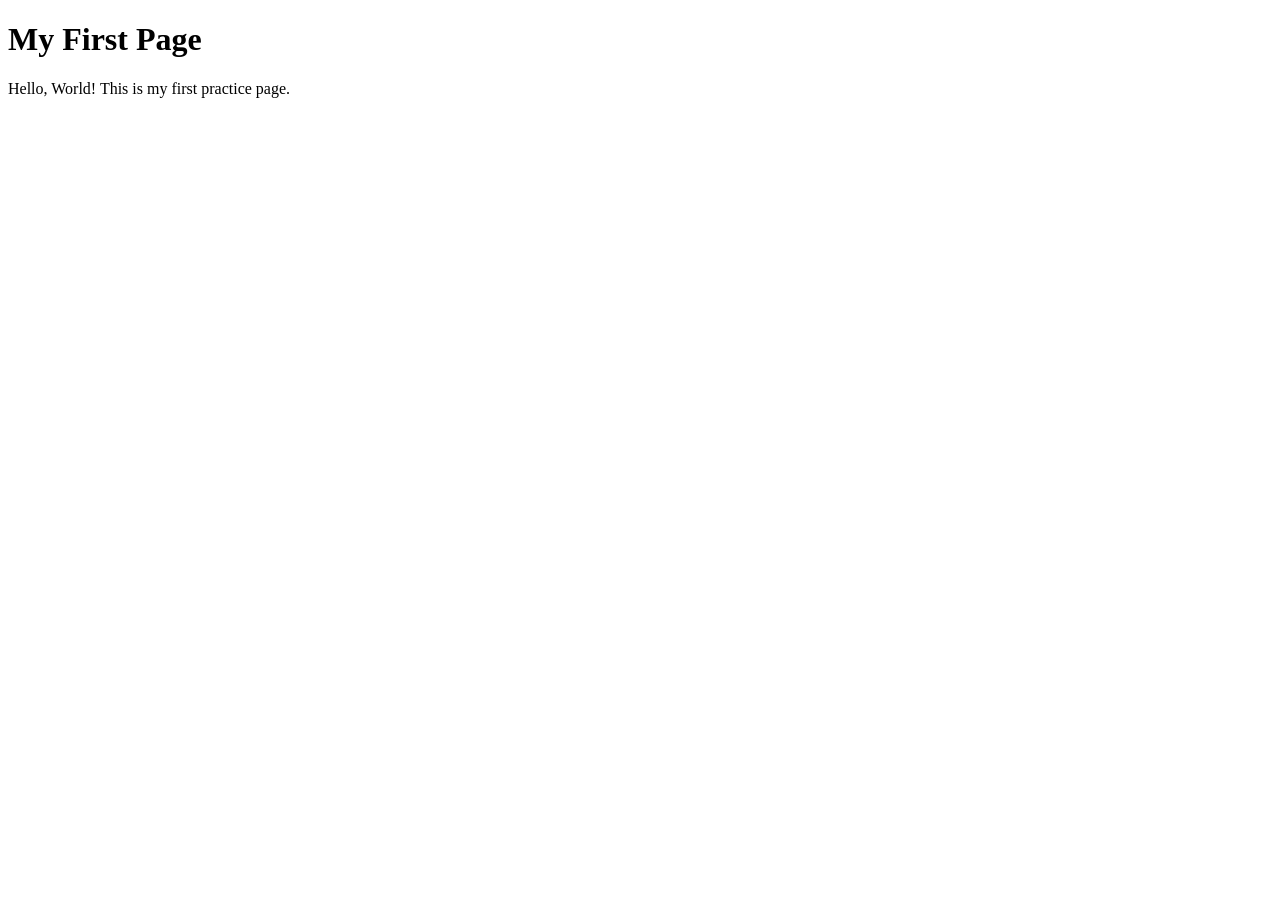
<file: Practice/index.html>
<!DOCTYPE html>
<html lang="en">
<head>
    <meta charset="UTF-8">
    <meta name="viewport" content="width=device-width, initial-scale=1.0">
    <title>My First Web Page
    </title>
</head>
<body>
<h1>My First Page</h1>  
<p>Hello, World! This is my first practice page.</p>
</body>
</html>
</file>
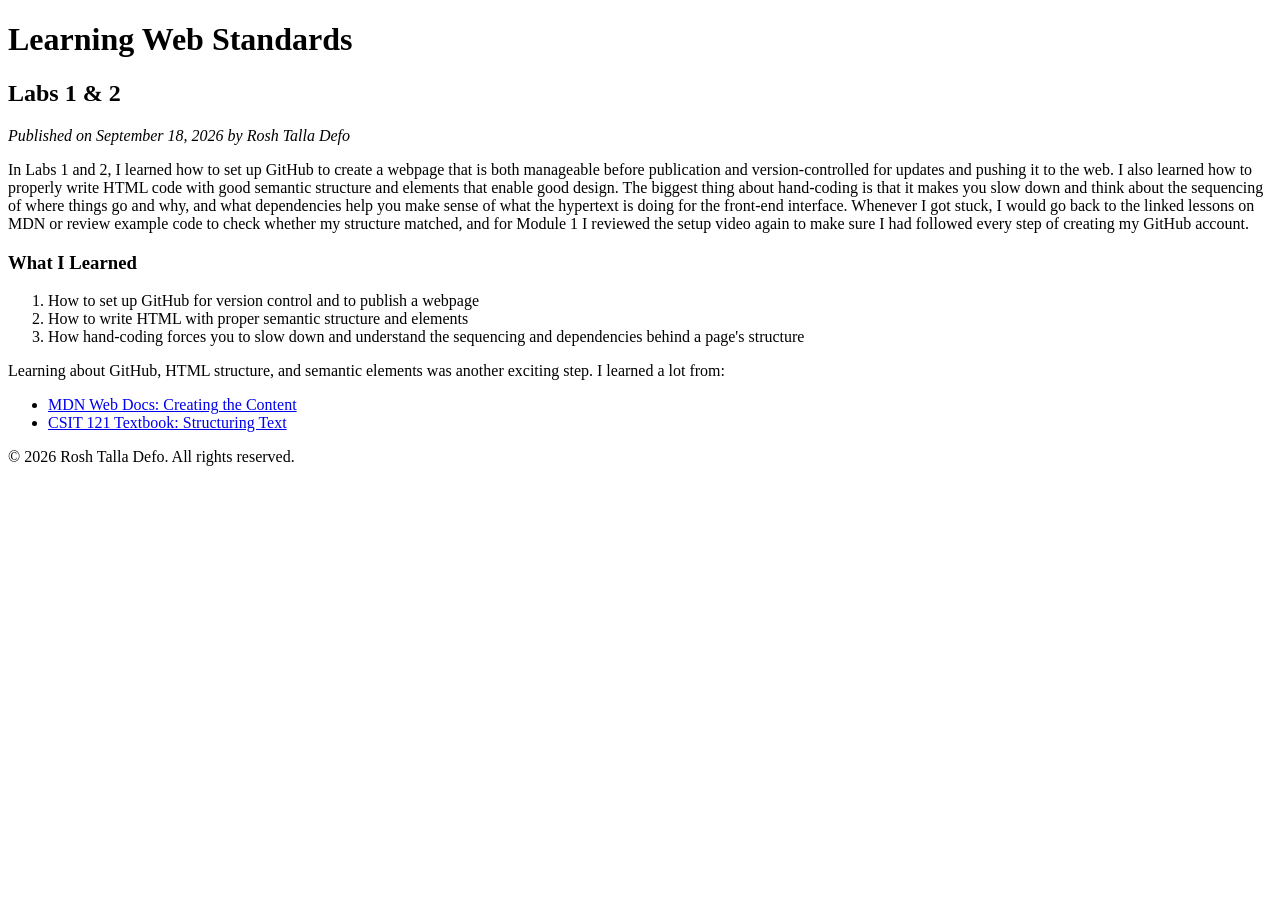
<file: Labs/lab02/index.html>
<!DOCTYPE html>
<html lang="en">
    <head>
        <meta charset="UTF-8">
        <meta name="viewport" content="width=device-width, initial-scale=1.0">
        <title>Learning Web Standards - Labs 1 & 2</title>
    </head>
    <body>
        <header>
            <h1>Learning Web Standards</h1>
            <h2>Labs 1 &amp; 2</h2>
            <p><em>Published on September 18, 2026 by Rosh Talla Defo</em></p>
        </header>
        <main>
            <article>
                <p>
                    In Labs 1 and 2, I learned how to set up GitHub to create a webpage that is
                    both manageable before publication and version-controlled for updates and
                    pushing it to the web. I also learned how to properly write HTML code with
                    good semantic structure and elements that enable good design. The biggest
                    thing about hand-coding is that it makes you slow down and think about the
                    sequencing of where things go and why, and what dependencies help you make
                    sense of what the hypertext is doing for the front-end interface. Whenever I
                    got stuck, I would go back to the linked lessons on MDN or review example
                    code to check whether my structure matched, and for Module 1 I reviewed the
                    setup video again to make sure I had followed every step of creating my
                    GitHub account.
                </p>

                <h3>What I Learned</h3>
                <ol>
                    <li>How to set up GitHub for version control and to publish a webpage</li>
                    <li>How to write HTML with proper semantic structure and elements</li>
                    <li>How hand-coding forces you to slow down and understand the sequencing and dependencies behind a page's structure</li>
                </ol>

                <p>Learning about GitHub, HTML structure, and semantic elements was another exciting step. I learned a lot from:</p>
                <ul>
                    <li><a href="https://developer.mozilla.org/en-US/docs/Learn_web_development/Getting_started/Your_first_website/Creating_the_content">MDN Web Docs: Creating the Content</a></li>
                    <li><a href="https://opencontent.ccbcmd.edu/csit121/chapter/structuring-text/">CSIT 121 Textbook: Structuring Text</a></li>
                </ul>
            </article>
        </main>
        <footer>
            <p>&copy; 2026 Rosh Talla Defo. All rights reserved.</p>
        </footer>
    </body>
</html>
</file>
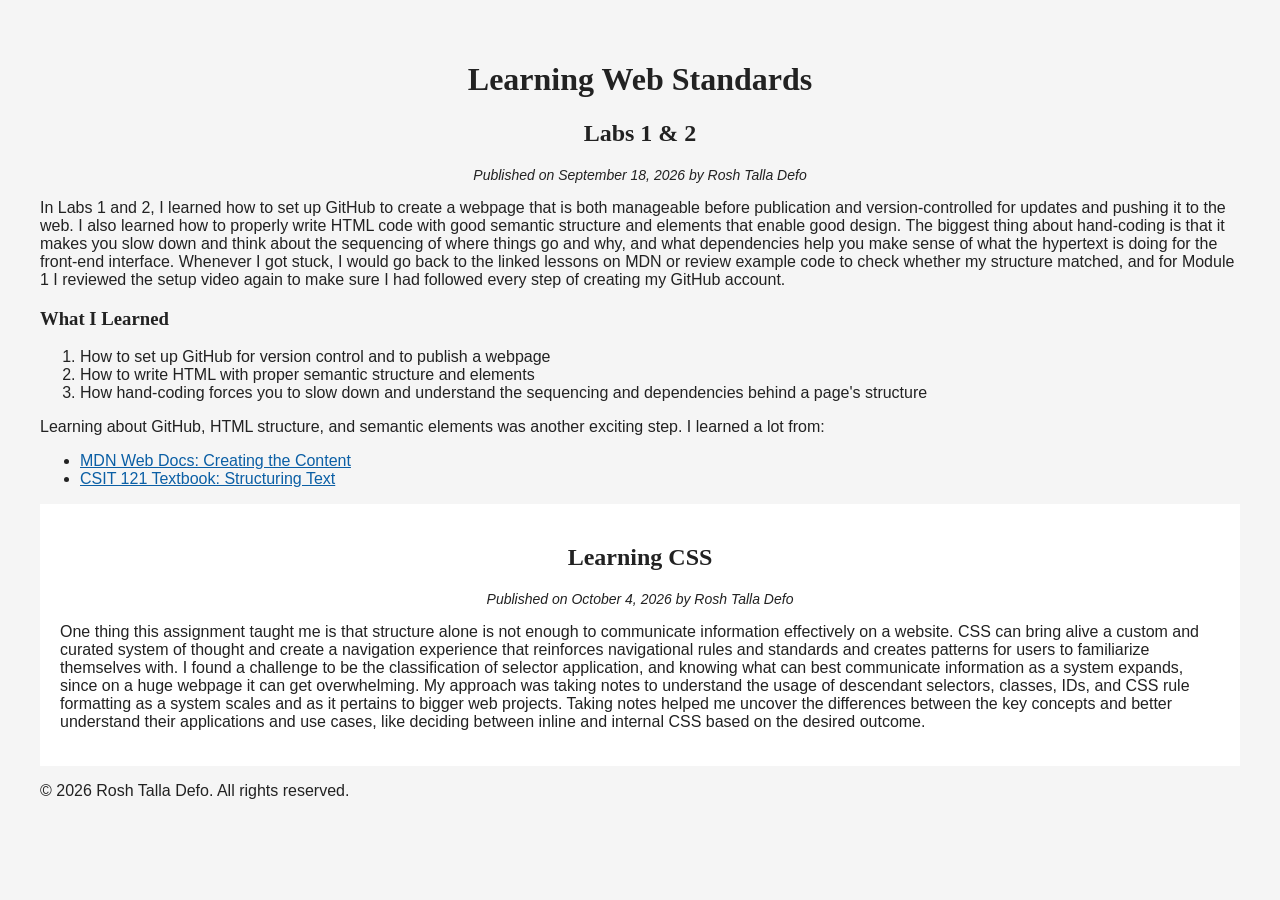
<file: Labs/lab03/index.html>
<!DOCTYPE html>
<html lang="en">
    <head>
        <meta charset="UTF-8">
        <meta name="viewport" content="width=device-width, initial-scale=1.0">
        <title>Learning Web Standards - Labs 1 & 2</title>
        <link rel="stylesheet" href="style.css">
    </head>
    <body>
        <header>
            <h1>Learning Web Standards</h1>
            <h2>Labs 1 &amp; 2</h2>
            <p class="byline"><em>Published on September 18, 2026 by Rosh Talla Defo</em></p>
        </header>
        <main>
            <article>
                <p>
                    In Labs 1 and 2, I learned how to set up GitHub to create a webpage that is
                    both manageable before publication and version-controlled for updates and
                    pushing it to the web. I also learned how to properly write HTML code with
                    good semantic structure and elements that enable good design. The biggest
                    thing about hand-coding is that it makes you slow down and think about the
                    sequencing of where things go and why, and what dependencies help you make
                    sense of what the hypertext is doing for the front-end interface. Whenever I
                    got stuck, I would go back to the linked lessons on MDN or review example
                    code to check whether my structure matched, and for Module 1 I reviewed the
                    setup video again to make sure I had followed every step of creating my
                    GitHub account.
                </p>

                <h3>What I Learned</h3>
                <ol>
                    <li>How to set up GitHub for version control and to publish a webpage</li>
                    <li>How to write HTML with proper semantic structure and elements</li>
                    <li>How hand-coding forces you to slow down and understand the sequencing and dependencies behind a page's structure</li>
                </ol>

                <p>Learning about GitHub, HTML structure, and semantic elements was another exciting step. I learned a lot from:</p>
                <ul>
                    <li><a href="https://developer.mozilla.org/en-US/docs/Learn_web_development/Getting_started/Your_first_website/Creating_the_content">MDN Web Docs: Creating the Content</a></li>
                    <li><a href="https://opencontent.ccbcmd.edu/csit121/chapter/structuring-text/">CSIT 121 Textbook: Structuring Text</a></li>
                </ul>
            </article>

            <article id="lab3-post">
                <h2>Learning CSS</h2>
                <p class="byline"><em>Published on October 4, 2026 by Rosh Talla Defo</em></p>
                <p>
                    One thing this assignment taught me is that structure alone is not enough to
                    communicate information effectively on a website. CSS can bring alive a custom
                    and curated system of thought and create a navigation experience that
                    reinforces navigational rules and standards and creates patterns for users to
                    familiarize themselves with. I found a challenge to be the classification of
                    selector application, and knowing what can best communicate information as a
                    system expands, since on a huge webpage it can get overwhelming. My approach
                    was taking notes to understand the usage of descendant selectors, classes,
                    IDs, and CSS rule formatting as a system scales and as it pertains to bigger
                    web projects. Taking notes helped me uncover the differences between the key
                    concepts and better understand their applications and use cases, like deciding
                    between inline and internal CSS based on the desired outcome.
                </p>
            </article>
        </main>
        <footer>
            <p>&copy; 2026 Rosh Talla Defo. All rights reserved.</p>
        </footer>
    </body>
</html>
</file>
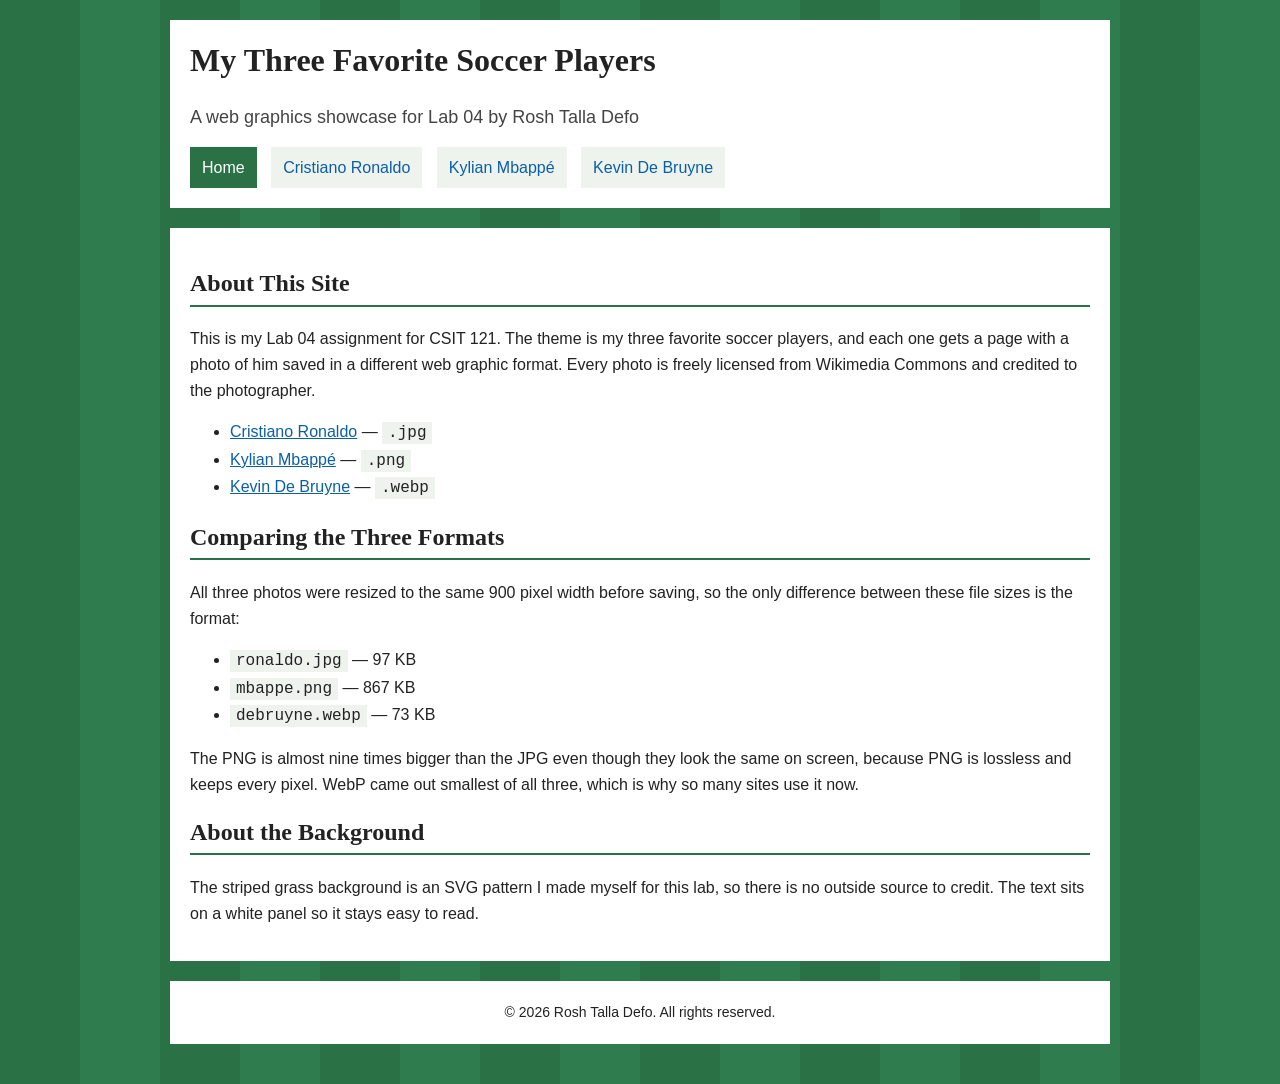
<file: Labs/lab04/index.html>
<!DOCTYPE html>
<html lang="en">
    <head>
        <meta charset="UTF-8">
        <meta name="viewport" content="width=device-width, initial-scale=1.0">
        <title>My Three Favorite Soccer Players - Lab 04</title>
        <link rel="stylesheet" href="style.css">
    </head>
    <body>
        <header>
            <h1>My Three Favorite Soccer Players</h1>
            <p class="tagline">A web graphics showcase for Lab 04 by Rosh Talla Defo</p>
            <nav>
                <ul>
                    <li><a href="index.html" class="current">Home</a></li>
                    <li><a href="ronaldo.html">Cristiano Ronaldo</a></li>
                    <li><a href="mbappe.html">Kylian Mbappé</a></li>
                    <li><a href="debruyne.html">Kevin De Bruyne</a></li>
                </ul>
            </nav>
        </header>
        <main>
            <section>
                <h2>About This Site</h2>
                <p>
                    This is my Lab 04 assignment for CSIT 121. The theme is my three favorite
                    soccer players, and each one gets a page with a photo of him saved in a
                    different web graphic format. Every photo is freely licensed from Wikimedia
                    Commons and credited to the photographer.
                </p>
                <ul>
                    <li><a href="ronaldo.html">Cristiano Ronaldo</a> &mdash; <span class="format-tag">.jpg</span></li>
                    <li><a href="mbappe.html">Kylian Mbappé</a> &mdash; <span class="format-tag">.png</span></li>
                    <li><a href="debruyne.html">Kevin De Bruyne</a> &mdash; <span class="format-tag">.webp</span></li>
                </ul>
            </section>

            <section>
                <h2>Comparing the Three Formats</h2>
                <p>
                    All three photos were resized to the same 900 pixel width before saving, so
                    the only difference between these file sizes is the format:
                </p>
                <ul>
                    <li><span class="format-tag">ronaldo.jpg</span> &mdash; 97 KB</li>
                    <li><span class="format-tag">mbappe.png</span> &mdash; 867 KB</li>
                    <li><span class="format-tag">debruyne.webp</span> &mdash; 73 KB</li>
                </ul>
                <p>
                    The PNG is almost nine times bigger than the JPG even though they look the
                    same on screen, because PNG is lossless and keeps every pixel. WebP came out
                    smallest of all three, which is why so many sites use it now.
                </p>
            </section>

            <section>
                <h2>About the Background</h2>
                <p>
                    The striped grass background is an SVG pattern I made myself for this lab,
                    so there is no outside source to credit. The text sits on a white panel so
                    it stays easy to read.
                </p>
            </section>
        </main>
        <footer>
            <p>&copy; 2026 Rosh Talla Defo. All rights reserved.</p>
        </footer>
    </body>
</html>
</file>
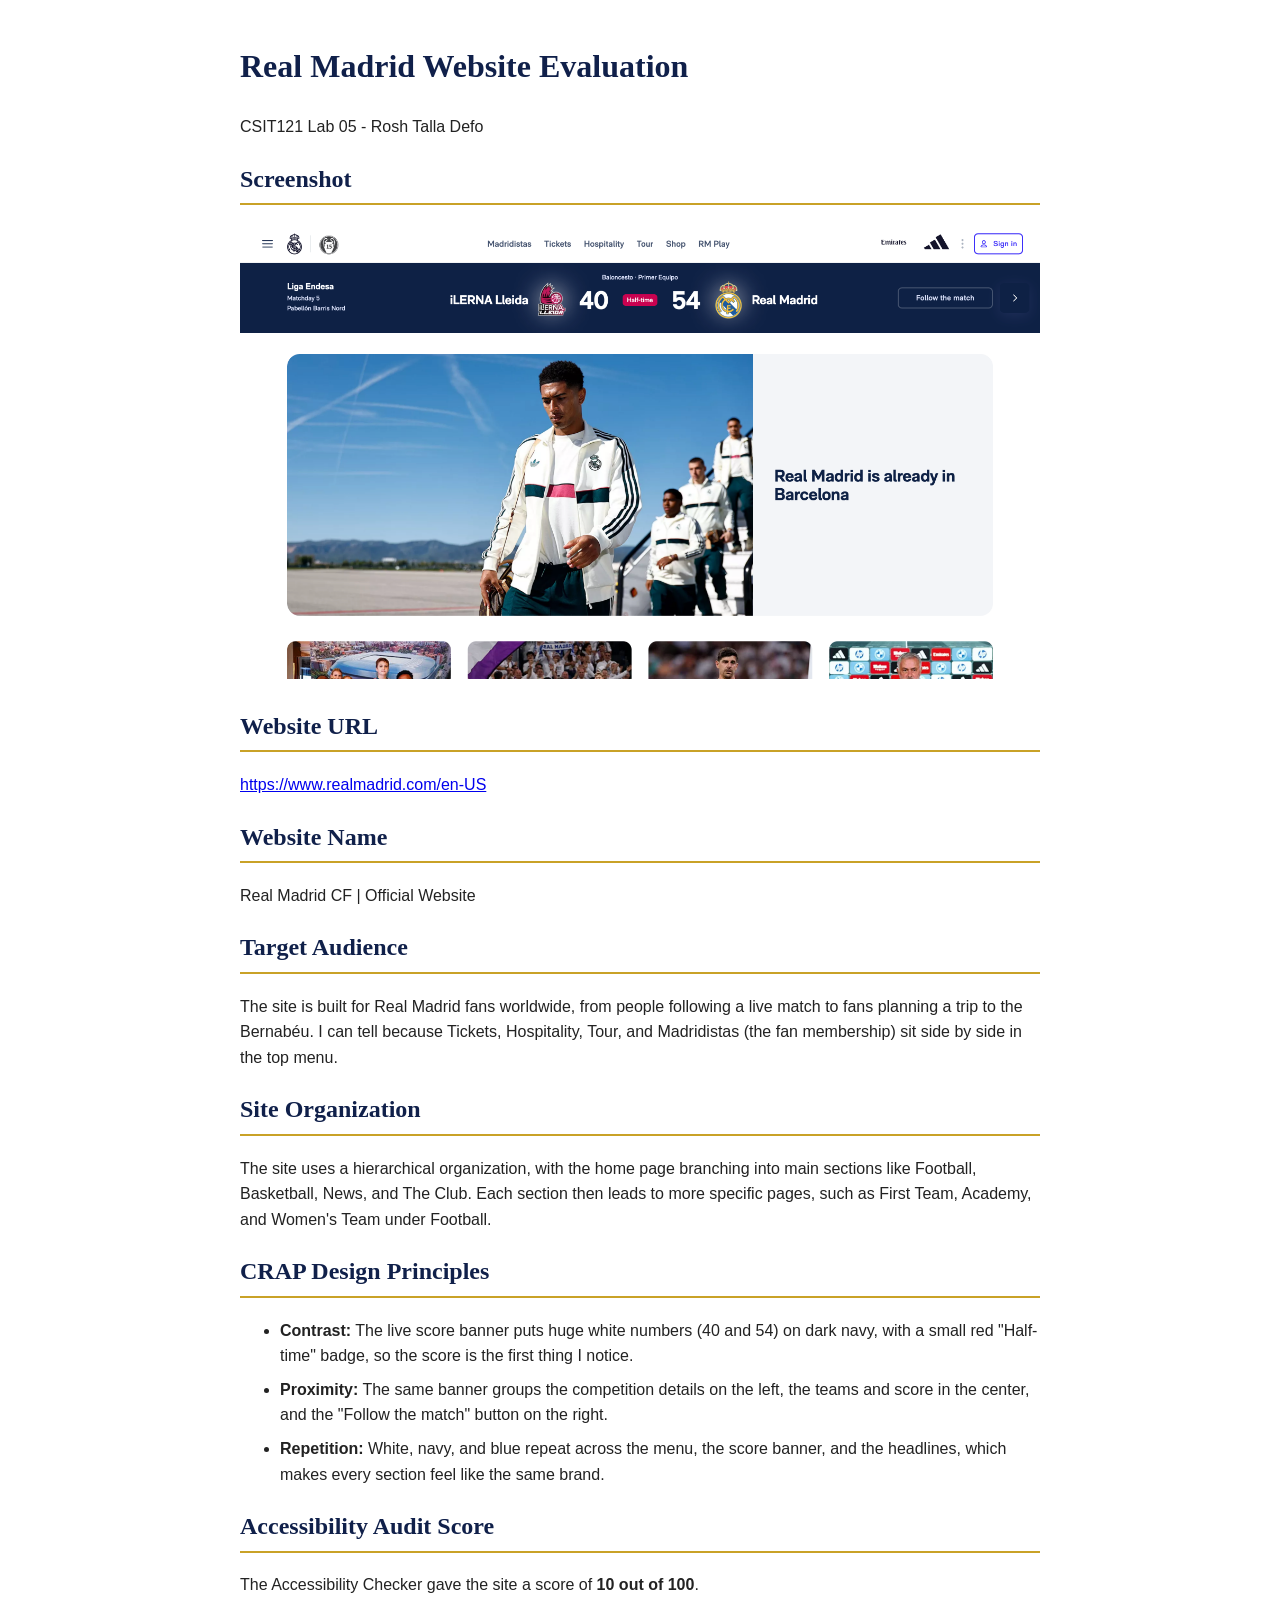
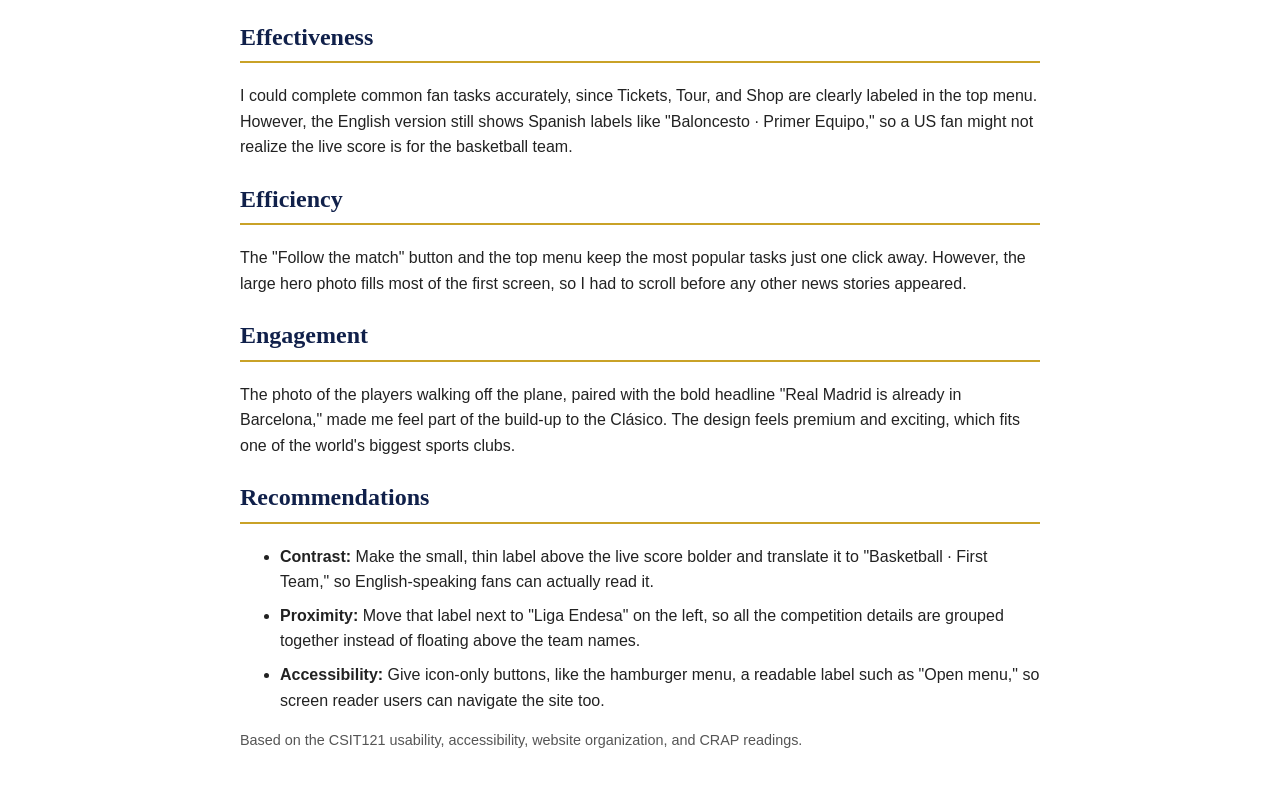
<file: Labs/lab05/index.html>
<!DOCTYPE html>
<html lang="en">
<head>
  <meta charset="UTF-8">
  <meta name="viewport" content="width=device-width, initial-scale=1.0">
  <title>Real Madrid Website Evaluation</title>
  <style>
    body {
      font-family: Verdana, Arial, sans-serif;
      line-height: 1.6;
      color: #222222;
      background-color: #ffffff;
      max-width: 800px;
      margin: 0 auto;
      padding: 20px;
    }

    h1, h2 {
      font-family: Georgia, serif;
      color: #10204a;
    }

    h2 {
      border-bottom: 2px solid #c9a227;
      padding-bottom: 5px;
    }

    li {
      margin-bottom: 8px;
    }

    img {
      max-width: 100%;
      height: auto;
    }

    footer {
      font-size: 0.9em;
      color: #555555;
    }
  </style>
</head>
<body>

  <header>
    <h1>Real Madrid Website Evaluation</h1>
    <p>CSIT121 Lab 05 - Rosh Talla Defo</p>
  </header>

  <main>

    <section>
      <h2>Screenshot</h2>
      <img src="images/realmadrid-home.png" alt="Screenshot of the Real Madrid home page showing the top menu, a live basketball score banner, and a large photo of players with the headline Real Madrid is already in Barcelona" width="2560" height="1456">
    </section>

    <section>
      <h2>Website URL</h2>
      <p><a href="https://www.realmadrid.com/en-US">https://www.realmadrid.com/en-US</a></p>
    </section>

    <section>
      <h2>Website Name</h2>
      <p>Real Madrid CF | Official Website</p>
    </section>

    <section>
      <h2>Target Audience</h2>
      <p>The site is built for Real Madrid fans worldwide, from people following a live match to fans planning a trip to the Bernab&eacute;u. I can tell because Tickets, Hospitality, Tour, and Madridistas (the fan membership) sit side by side in the top menu.</p>
    </section>

    <section>
      <h2>Site Organization</h2>
      <p>The site uses a hierarchical organization, with the home page branching into main sections like Football, Basketball, News, and The Club. Each section then leads to more specific pages, such as First Team, Academy, and Women's Team under Football.</p>
    </section>

    <section>
      <h2>CRAP Design Principles</h2>
      <ul>
        <li><strong>Contrast:</strong> The live score banner puts huge white numbers (40 and 54) on dark navy, with a small red "Half-time" badge, so the score is the first thing I notice.</li>
        <li><strong>Proximity:</strong> The same banner groups the competition details on the left, the teams and score in the center, and the "Follow the match" button on the right.</li>
        <li><strong>Repetition:</strong> White, navy, and blue repeat across the menu, the score banner, and the headlines, which makes every section feel like the same brand.</li>
      </ul>
    </section>

    <section>
      <h2>Accessibility Audit Score</h2>
      <p>The Accessibility Checker gave the site a score of <strong>10 out of 100</strong>.</p>
    </section>

    <section>
      <h2>Effectiveness</h2>
      <p>I could complete common fan tasks accurately, since Tickets, Tour, and Shop are clearly labeled in the top menu. However, the English version still shows Spanish labels like "Baloncesto &middot; Primer Equipo," so a US fan might not realize the live score is for the basketball team.</p>
    </section>

    <section>
      <h2>Efficiency</h2>
      <p>The "Follow the match" button and the top menu keep the most popular tasks just one click away. However, the large hero photo fills most of the first screen, so I had to scroll before any other news stories appeared.</p>
    </section>

    <section>
      <h2>Engagement</h2>
      <p>The photo of the players walking off the plane, paired with the bold headline "Real Madrid is already in Barcelona," made me feel part of the build-up to the Cl&aacute;sico. The design feels premium and exciting, which fits one of the world's biggest sports clubs.</p>
    </section>

    <section>
      <h2>Recommendations</h2>
      <ul>
        <li><strong>Contrast:</strong> Make the small, thin label above the live score bolder and translate it to "Basketball &middot; First Team," so English-speaking fans can actually read it.</li>
        <li><strong>Proximity:</strong> Move that label next to "Liga Endesa" on the left, so all the competition details are grouped together instead of floating above the team names.</li>
        <li><strong>Accessibility:</strong> Give icon-only buttons, like the hamburger menu, a readable label such as "Open menu," so screen reader users can navigate the site too.</li>
      </ul>
    </section>

  </main>

  <footer>
    <p>Based on the CSIT121 usability, accessibility, website organization, and CRAP readings.</p>
  </footer>

</body>
</html>
</file>
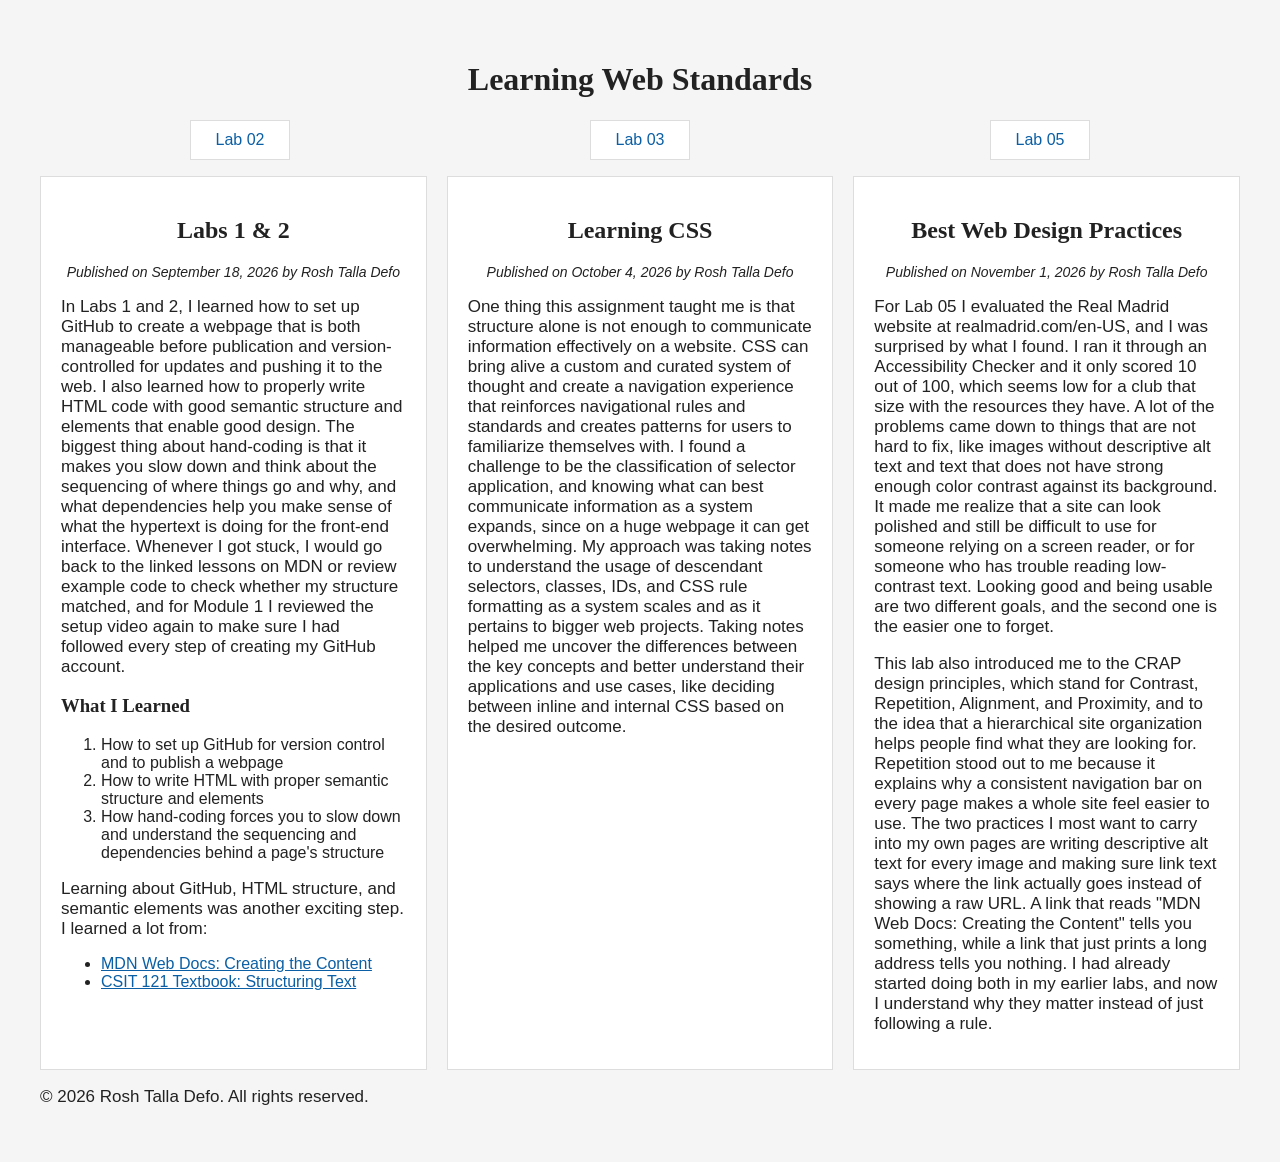
<file: Labs/lab06/index.html>
<!DOCTYPE html>
<html lang="en">
    <head>
        <meta charset="UTF-8">
        <meta name="viewport" content="width=device-width, initial-scale=1.0">
        <title>Learning Web Standards - Labs 1 & 2</title>
        <link rel="stylesheet" href="style.css">
    </head>
    <body>
        <header>
            <h1>Learning Web Standards</h1>
            <nav>
                <ul>
                    <li><a href="#lab02">Lab 02</a></li>
                    <li><a href="#lab03">Lab 03</a></li>
                    <li><a href="#lab05">Lab 05</a></li>
                </ul>
            </nav>
        </header>
        <main>
            <article id="lab02">
                <h2>Labs 1 &amp; 2</h2>
                <p class="byline"><em>Published on September 18, 2026 by Rosh Talla Defo</em></p>
                <p>
                    In Labs 1 and 2, I learned how to set up GitHub to create a webpage that is
                    both manageable before publication and version-controlled for updates and
                    pushing it to the web. I also learned how to properly write HTML code with
                    good semantic structure and elements that enable good design. The biggest
                    thing about hand-coding is that it makes you slow down and think about the
                    sequencing of where things go and why, and what dependencies help you make
                    sense of what the hypertext is doing for the front-end interface. Whenever I
                    got stuck, I would go back to the linked lessons on MDN or review example
                    code to check whether my structure matched, and for Module 1 I reviewed the
                    setup video again to make sure I had followed every step of creating my
                    GitHub account.
                </p>

                <h3>What I Learned</h3>
                <ol>
                    <li>How to set up GitHub for version control and to publish a webpage</li>
                    <li>How to write HTML with proper semantic structure and elements</li>
                    <li>How hand-coding forces you to slow down and understand the sequencing and dependencies behind a page's structure</li>
                </ol>

                <p>Learning about GitHub, HTML structure, and semantic elements was another exciting step. I learned a lot from:</p>
                <ul>
                    <li><a href="https://developer.mozilla.org/en-US/docs/Learn_web_development/Getting_started/Your_first_website/Creating_the_content">MDN Web Docs: Creating the Content</a></li>
                    <li><a href="https://opencontent.ccbcmd.edu/csit121/chapter/structuring-text/">CSIT 121 Textbook: Structuring Text</a></li>
                </ul>
            </article>

            <article id="lab03">
                <h2>Learning CSS</h2>
                <p class="byline"><em>Published on October 4, 2026 by Rosh Talla Defo</em></p>
                <p>
                    One thing this assignment taught me is that structure alone is not enough to
                    communicate information effectively on a website. CSS can bring alive a custom
                    and curated system of thought and create a navigation experience that
                    reinforces navigational rules and standards and creates patterns for users to
                    familiarize themselves with. I found a challenge to be the classification of
                    selector application, and knowing what can best communicate information as a
                    system expands, since on a huge webpage it can get overwhelming. My approach
                    was taking notes to understand the usage of descendant selectors, classes,
                    IDs, and CSS rule formatting as a system scales and as it pertains to bigger
                    web projects. Taking notes helped me uncover the differences between the key
                    concepts and better understand their applications and use cases, like deciding
                    between inline and internal CSS based on the desired outcome.
                </p>
            </article>

            <article id="lab05">
                <h2>Best Web Design Practices</h2>
                <p class="byline"><em>Published on November 1, 2026 by Rosh Talla Defo</em></p>
                <p>
                    For Lab 05 I evaluated the Real Madrid website at realmadrid.com/en-US, and I
                    was surprised by what I found. I ran it through an Accessibility Checker and it
                    only scored 10 out of 100, which seems low for a club that size with the
                    resources they have. A lot of the problems came down to things that are not
                    hard to fix, like images without descriptive alt text and text that does not
                    have strong enough color contrast against its background. It made me realize
                    that a site can look polished and still be difficult to use for someone relying
                    on a screen reader, or for someone who has trouble reading low-contrast text.
                    Looking good and being usable are two different goals, and the second one is
                    the easier one to forget.
                </p>
                <p>
                    This lab also introduced me to the CRAP design principles, which stand for
                    Contrast, Repetition, Alignment, and Proximity, and to the idea that a
                    hierarchical site organization helps people find what they are looking for.
                    Repetition stood out to me because it explains why a consistent navigation bar
                    on every page makes a whole site feel easier to use. The two practices I most
                    want to carry into my own pages are writing descriptive alt text for every
                    image and making sure link text says where the link actually goes instead of
                    showing a raw URL. A link that reads "MDN Web Docs: Creating the Content" tells
                    you something, while a link that just prints a long address tells you nothing.
                    I had already started doing both in my earlier labs, and now I understand why
                    they matter instead of just following a rule.
                </p>
            </article>
        </main>
        <footer>
            <p>&copy; 2026 Rosh Talla Defo. All rights reserved.</p>
        </footer>
    </body>
</html>
</file>
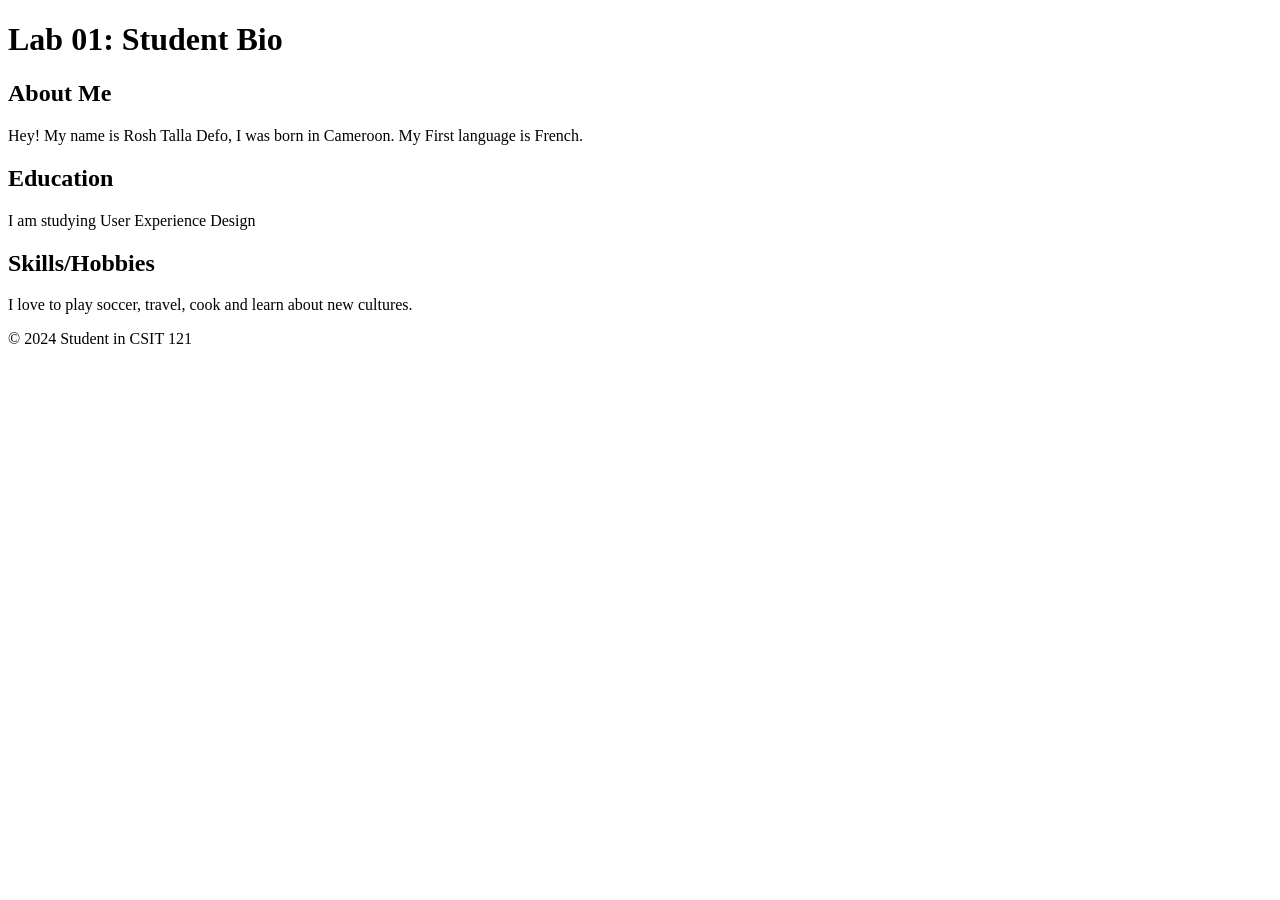
<file: aboutme.html>
<!DOCTYPE html>
<html lang="en">
<head>
    <meta charset="UTF-8">
    <title>Lab 01: Student Bio</title>
</head>
<body>
    <header>
        <h1>Lab 01: Student Bio</h1>
    </header>
    <main>
        <section>
            <h2>About Me</h2>
            <p>
            Hey! My name is Rosh Talla Defo, I was born in Cameroon. My First language is French. 
            </p>
        </section>
        <section>
            <h2>Education</h2>
            <p>
                
             I am studying User Experience Design
                
                </p>
        </section>
        <section>
            <h2>Skills/Hobbies</h2>
            <p>

                I love to play soccer, travel, cook and learn about new cultures.

            </p>
        </section>
    </main>
    <footer>
        <p>© 2024 Student in CSIT 121</p>
    </footer>
</body>
</html>
</file>
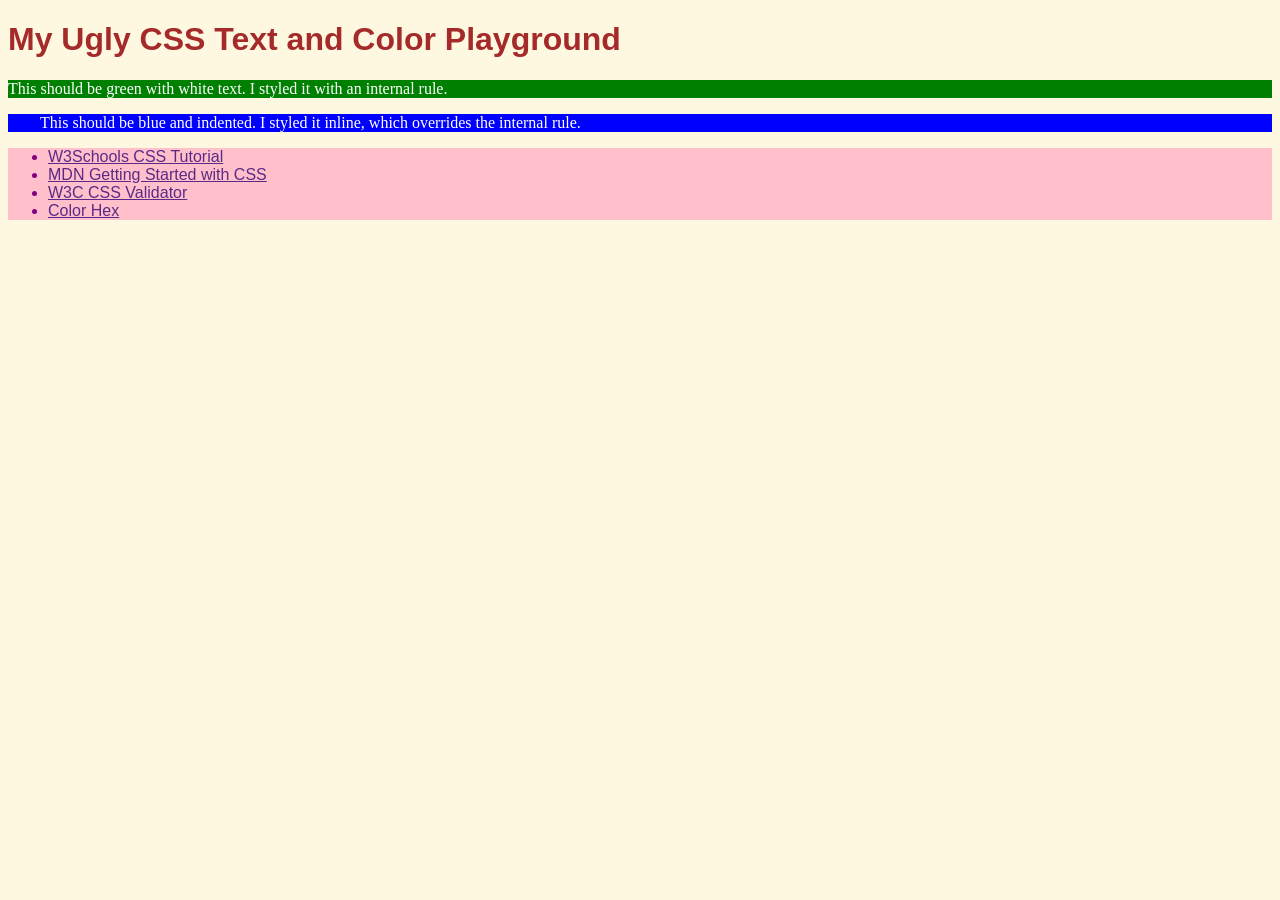
<file: Practice/CSSPractice.html>
<!DOCTYPE html>
<html lang="en">
<head>
    <meta charset="UTF-8">
    <meta name="viewport" content="width=device-width, initial-scale=1.0">
    <title>CSS Practice</title>
    <style>
        body {
            background-color: #fff8e1;
            color: #000033;
        }
        h1 {
            color: brown;
            font-size: 2em;
            font-family: Arial, Verdana, sans-serif;
        }
        p {
            background-color: green;
            color: white;
        }
        ul {
            background-color: pink;
            font-family: Impact, Haettenschweiler, 'Arial Narrow Bold', sans-serif;
            color: purple;
        }
        ul li a {
            color: #5b2a86;
        }
        ul li a:hover {
            color: #ce1126;
        }
    </style>
</head>
<body>
    <h1>My Ugly CSS Text and Color Playground</h1>
    <p>This should be green with white text. I styled it with an internal rule.</p>
    <p style="background-color: blue;text-indent: 2em;">This should be blue and indented. I styled it inline, which overrides the internal rule.</p>
    <ul>
        <li><a href="https://www.w3schools.com/css/">W3Schools CSS Tutorial</a></li>
        <li><a href="https://developer.mozilla.org/en-US/docs/Learn/CSS/First_steps/Getting_started">MDN Getting Started with CSS</a></li>
        <li><a href="https://jigsaw.w3.org/css-validator/">W3C CSS Validator</a></li>
        <li><a href="https://www.color-hex.com/">Color Hex</a></li>
    </ul>
</body>
</html>
</file>
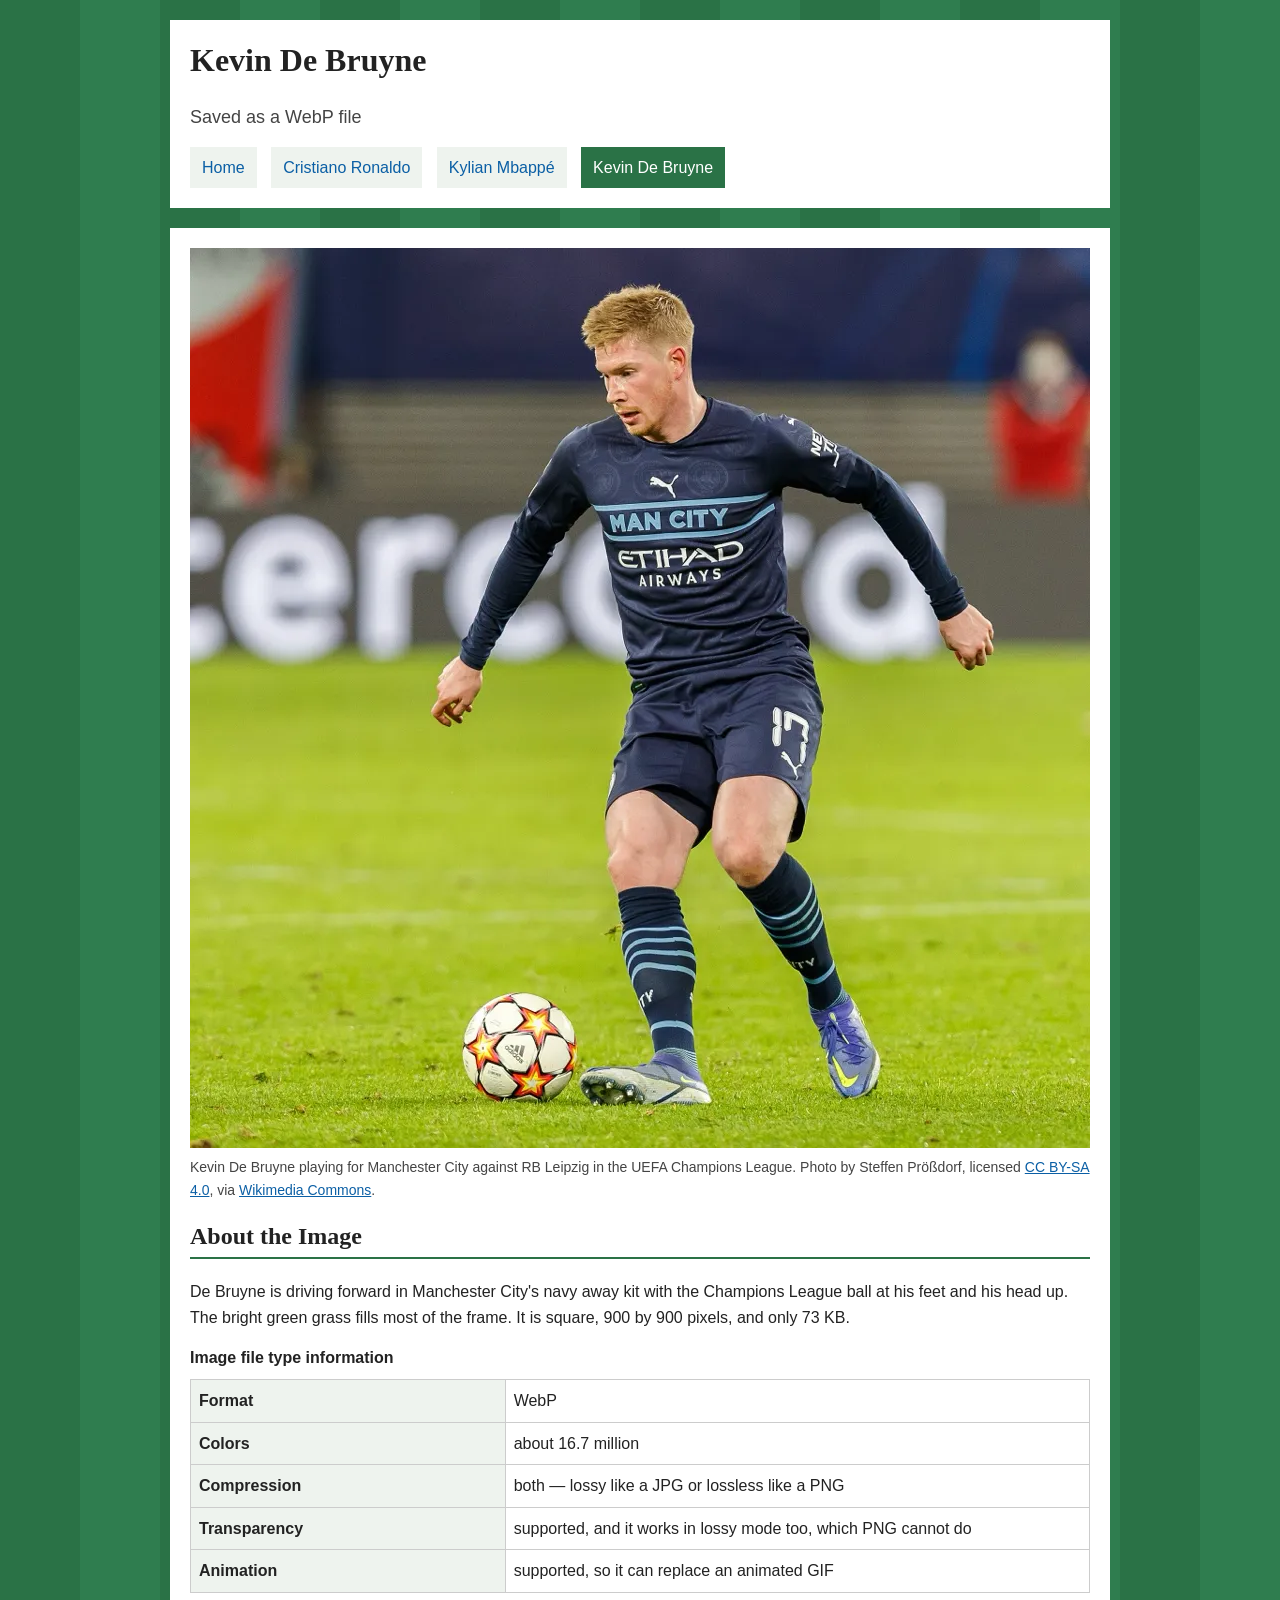
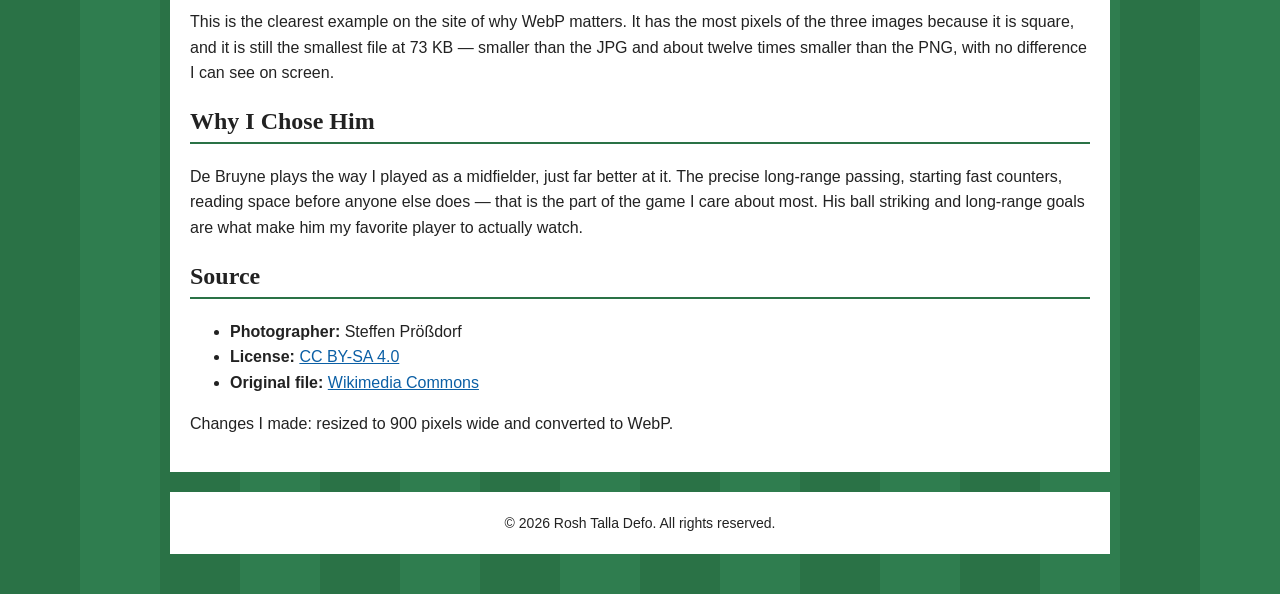
<file: Labs/lab04/debruyne.html>
<!DOCTYPE html>
<html lang="en">
    <head>
        <meta charset="UTF-8">
        <meta name="viewport" content="width=device-width, initial-scale=1.0">
        <title>Kevin De Bruyne (WebP) - Lab 04</title>
        <link rel="stylesheet" href="style.css">
    </head>
    <body>
        <header>
            <h1>Kevin De Bruyne</h1>
            <p class="tagline">Saved as a WebP file</p>
            <nav>
                <ul>
                    <li><a href="index.html">Home</a></li>
                    <li><a href="ronaldo.html">Cristiano Ronaldo</a></li>
                    <li><a href="mbappe.html">Kylian Mbappé</a></li>
                    <li><a href="debruyne.html" class="current">Kevin De Bruyne</a></li>
                </ul>
            </nav>
        </header>
        <main>
            <figure>
                <img src="images/debruyne.webp"
                     alt="Kevin De Bruyne in the navy and light blue Manchester City away kit, running forward with the ball at his feet on a green pitch."
                     width="900" height="900">
                <figcaption>
                    Kevin De Bruyne playing for Manchester City against RB Leipzig in the
                    UEFA Champions League.
                    Photo by Steffen Prößdorf, licensed
                    <a href="https://creativecommons.org/licenses/by-sa/4.0" target="_blank" rel="noopener noreferrer">CC BY-SA 4.0</a>,
                    via
                    <a href="https://commons.wikimedia.org/wiki/File:2021-12-07_Fu%C3%9Fball,_M%C3%A4nner,_UEFA_Champions_League,_RB_Leipzig_-_Manchester_City_FC_1DX_2782_by_Stepro.jpg" target="_blank" rel="noopener noreferrer">Wikimedia Commons</a>.
                </figcaption>
            </figure>

            <section>
                <h2>About the Image</h2>
                <p>
                    De Bruyne is driving forward in Manchester City's navy away kit with the
                    Champions League ball at his feet and his head up. The bright green grass
                    fills most of the frame. It is square, 900 by 900 pixels, and only 73 KB.
                </p>
                <table>
                    <caption>Image file type information</caption>
                    <tbody>
                        <tr>
                            <th scope="row">Format</th>
                            <td>WebP</td>
                        </tr>
                        <tr>
                            <th scope="row">Colors</th>
                            <td>about 16.7 million</td>
                        </tr>
                        <tr>
                            <th scope="row">Compression</th>
                            <td>both &mdash; lossy like a JPG or lossless like a PNG</td>
                        </tr>
                        <tr>
                            <th scope="row">Transparency</th>
                            <td>supported, and it works in lossy mode too, which PNG cannot do</td>
                        </tr>
                        <tr>
                            <th scope="row">Animation</th>
                            <td>supported, so it can replace an animated GIF</td>
                        </tr>
                    </tbody>
                </table>
                <p>
                    This is the clearest example on the site of why WebP matters. It has the most
                    pixels of the three images because it is square, and it is still the
                    smallest file at 73 KB &mdash; smaller than the JPG and about twelve times
                    smaller than the PNG, with no difference I can see on screen.
                </p>
            </section>

            <section>
                <h2>Why I Chose Him</h2>
                <p>
                    De Bruyne plays the way I played as a midfielder, just far better at it.
                    The precise long-range passing, starting fast counters, reading space
                    before anyone else does &mdash; that is the part of the game I care about
                    most. His ball striking and long-range goals are what make him my favorite
                    player to actually watch.
                </p>
            </section>

            <section>
                <h2>Source</h2>
                <ul>
                    <li><strong>Photographer:</strong> Steffen Prößdorf</li>
                    <li><strong>License:</strong> <a href="https://creativecommons.org/licenses/by-sa/4.0" target="_blank" rel="noopener noreferrer">CC BY-SA 4.0</a></li>
                    <li><strong>Original file:</strong> <a href="https://commons.wikimedia.org/wiki/File:2021-12-07_Fu%C3%9Fball,_M%C3%A4nner,_UEFA_Champions_League,_RB_Leipzig_-_Manchester_City_FC_1DX_2782_by_Stepro.jpg" target="_blank" rel="noopener noreferrer">Wikimedia Commons</a></li>
                </ul>
                <p>Changes I made: resized to 900 pixels wide and converted to WebP.</p>
            </section>
        </main>
        <footer>
            <p>&copy; 2026 Rosh Talla Defo. All rights reserved.</p>
        </footer>
    </body>
</html>
</file>
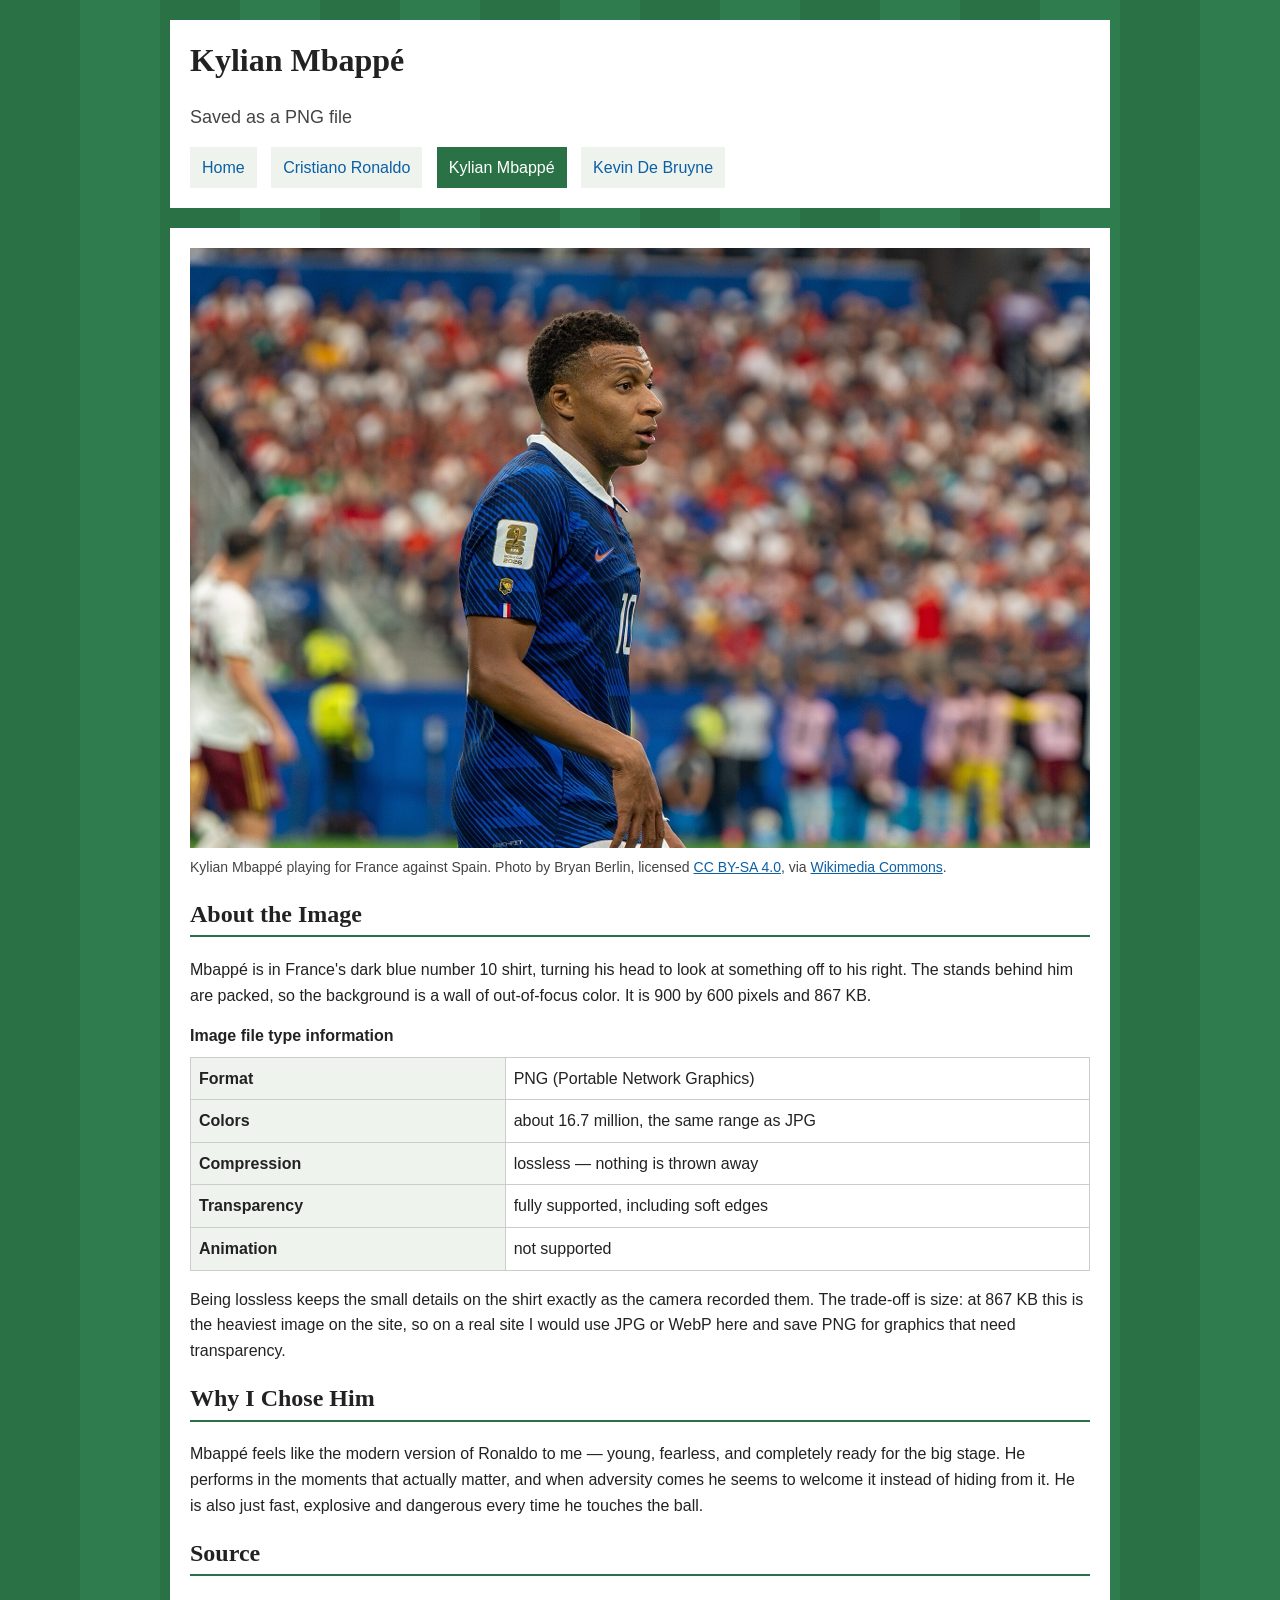
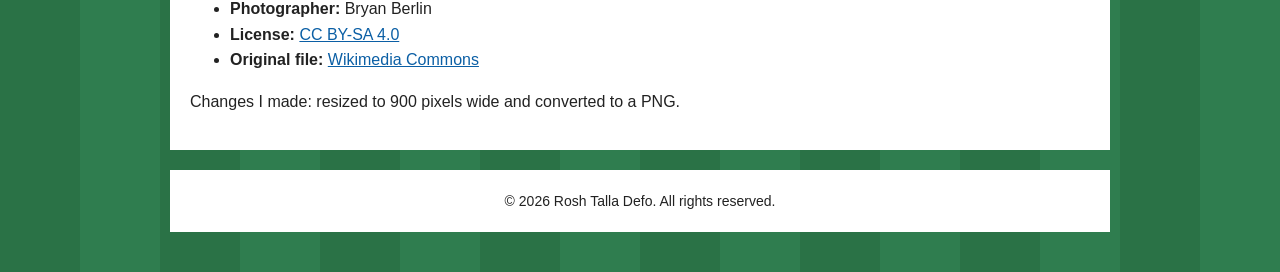
<file: Labs/lab04/mbappe.html>
<!DOCTYPE html>
<html lang="en">
    <head>
        <meta charset="UTF-8">
        <meta name="viewport" content="width=device-width, initial-scale=1.0">
        <title>Kylian Mbappé (PNG) - Lab 04</title>
        <link rel="stylesheet" href="style.css">
    </head>
    <body>
        <header>
            <h1>Kylian Mbappé</h1>
            <p class="tagline">Saved as a PNG file</p>
            <nav>
                <ul>
                    <li><a href="index.html">Home</a></li>
                    <li><a href="ronaldo.html">Cristiano Ronaldo</a></li>
                    <li><a href="mbappe.html" class="current">Kylian Mbappé</a></li>
                    <li><a href="debruyne.html">Kevin De Bruyne</a></li>
                </ul>
            </nav>
        </header>
        <main>
            <figure>
                <img src="images/mbappe.png"
                     alt="Kylian Mbappé in the dark blue France number 10 shirt, turning his head to look to his right, with a packed stadium crowd blurred behind him."
                     width="900" height="600">
                <figcaption>
                    Kylian Mbappé playing for France against Spain.
                    Photo by Bryan Berlin, licensed
                    <a href="https://creativecommons.org/licenses/by-sa/4.0" target="_blank" rel="noopener noreferrer">CC BY-SA 4.0</a>,
                    via
                    <a href="https://commons.wikimedia.org/wiki/File:Kylian_Mbappe_France_v_Spain_7.24.26-135.jpg" target="_blank" rel="noopener noreferrer">Wikimedia Commons</a>.
                </figcaption>
            </figure>

            <section>
                <h2>About the Image</h2>
                <p>
                    Mbappé is in France's dark blue number 10 shirt, turning his head to look at
                    something off to his right. The stands behind him are packed, so the
                    background is a wall of out-of-focus color. It is 900 by 600 pixels and
                    867 KB.
                </p>
                <table>
                    <caption>Image file type information</caption>
                    <tbody>
                        <tr>
                            <th scope="row">Format</th>
                            <td>PNG (Portable Network Graphics)</td>
                        </tr>
                        <tr>
                            <th scope="row">Colors</th>
                            <td>about 16.7 million, the same range as JPG</td>
                        </tr>
                        <tr>
                            <th scope="row">Compression</th>
                            <td>lossless &mdash; nothing is thrown away</td>
                        </tr>
                        <tr>
                            <th scope="row">Transparency</th>
                            <td>fully supported, including soft edges</td>
                        </tr>
                        <tr>
                            <th scope="row">Animation</th>
                            <td>not supported</td>
                        </tr>
                    </tbody>
                </table>
                <p>
                    Being lossless keeps the small details on the shirt exactly as the camera
                    recorded them. The trade-off is size: at 867 KB this is the heaviest image
                    on the site, so on a real site I would use JPG or WebP here and save PNG
                    for graphics that need transparency.
                </p>
            </section>

            <section>
                <h2>Why I Chose Him</h2>
                <p>
                    Mbappé feels like the modern version of Ronaldo to me &mdash; young,
                    fearless, and completely ready for the big stage. He performs in the
                    moments that actually matter, and when adversity comes he seems to welcome
                    it instead of hiding from it. He is also just fast, explosive and dangerous
                    every time he touches the ball.
                </p>
            </section>

            <section>
                <h2>Source</h2>
                <ul>
                    <li><strong>Photographer:</strong> Bryan Berlin</li>
                    <li><strong>License:</strong> <a href="https://creativecommons.org/licenses/by-sa/4.0" target="_blank" rel="noopener noreferrer">CC BY-SA 4.0</a></li>
                    <li><strong>Original file:</strong> <a href="https://commons.wikimedia.org/wiki/File:Kylian_Mbappe_France_v_Spain_7.24.26-135.jpg" target="_blank" rel="noopener noreferrer">Wikimedia Commons</a></li>
                </ul>
                <p>Changes I made: resized to 900 pixels wide and converted to a PNG.</p>
            </section>
        </main>
        <footer>
            <p>&copy; 2026 Rosh Talla Defo. All rights reserved.</p>
        </footer>
    </body>
</html>
</file>
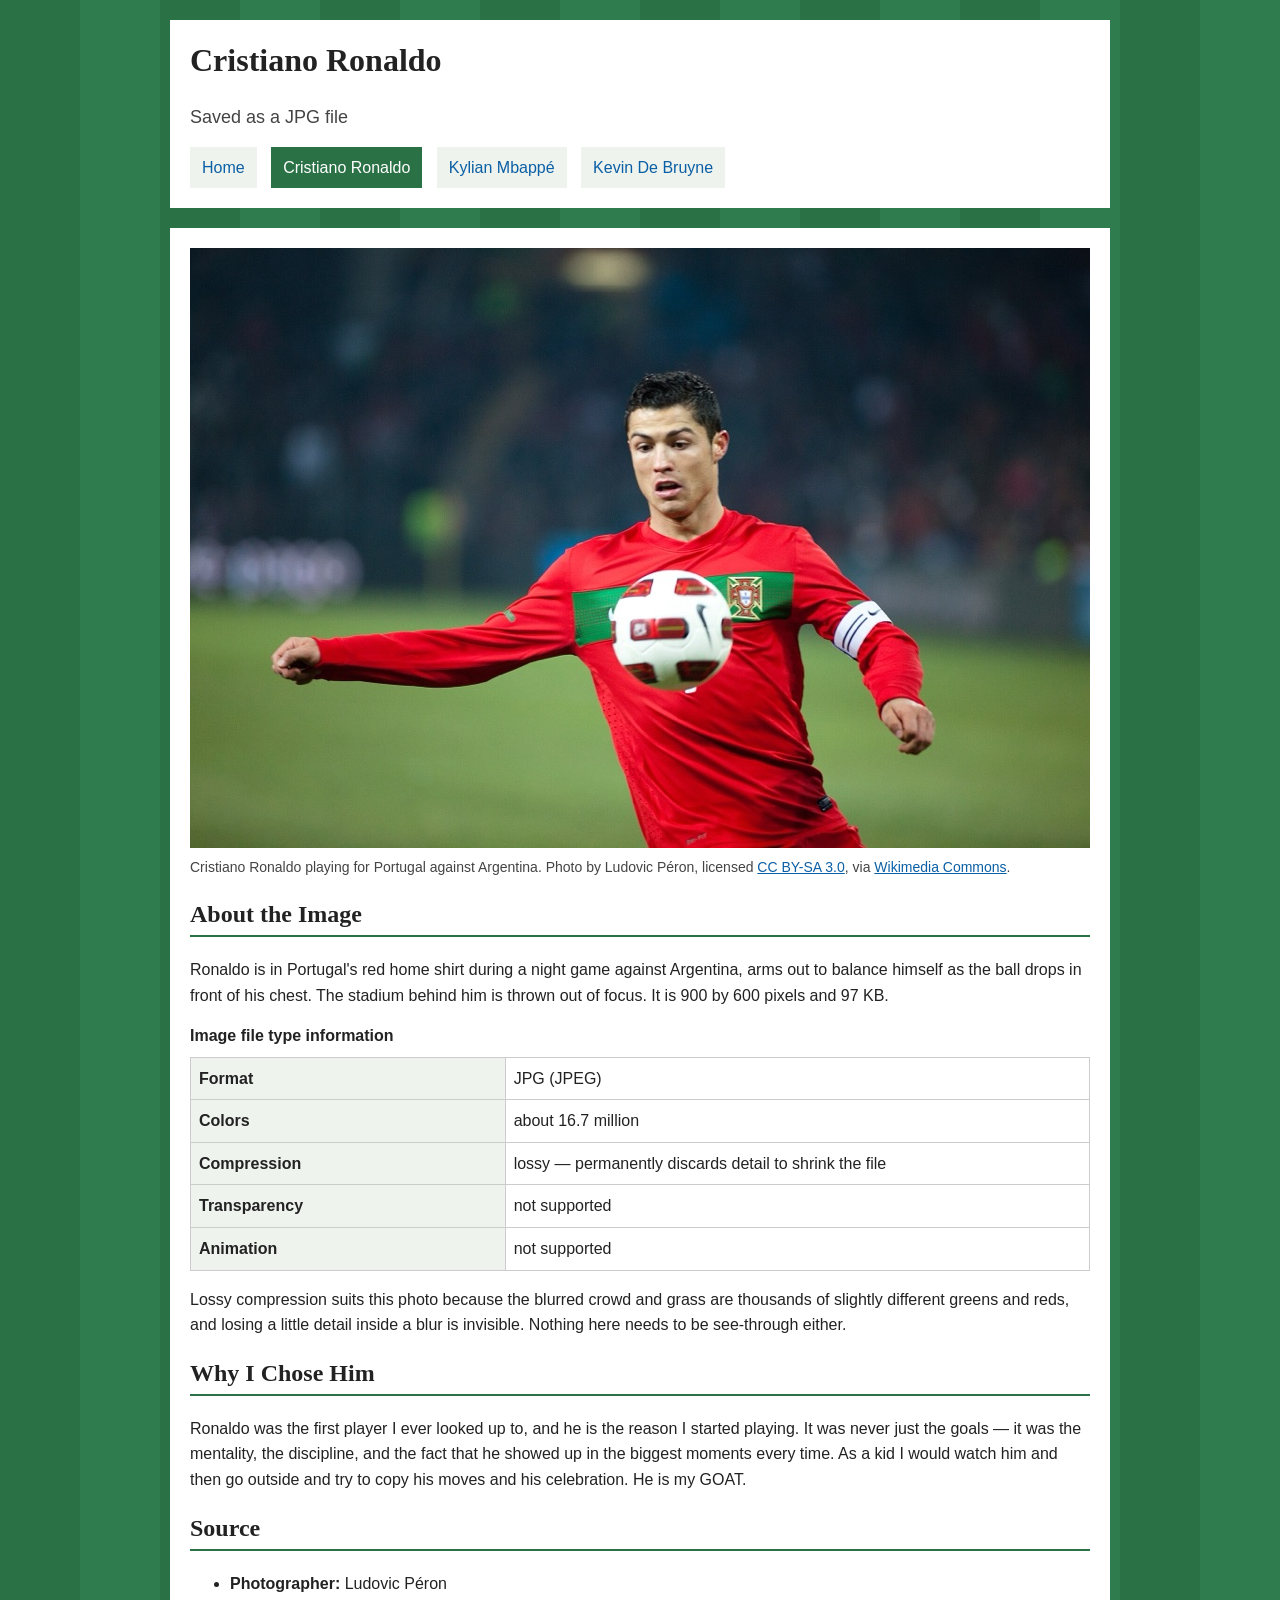
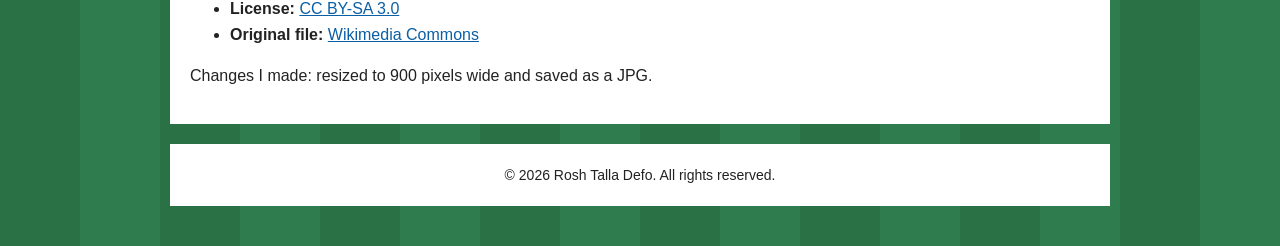
<file: Labs/lab04/ronaldo.html>
<!DOCTYPE html>
<html lang="en">
    <head>
        <meta charset="UTF-8">
        <meta name="viewport" content="width=device-width, initial-scale=1.0">
        <title>Cristiano Ronaldo (JPG) - Lab 04</title>
        <link rel="stylesheet" href="style.css">
    </head>
    <body>
        <header>
            <h1>Cristiano Ronaldo</h1>
            <p class="tagline">Saved as a JPG file</p>
            <nav>
                <ul>
                    <li><a href="index.html">Home</a></li>
                    <li><a href="ronaldo.html" class="current">Cristiano Ronaldo</a></li>
                    <li><a href="mbappe.html">Kylian Mbappé</a></li>
                    <li><a href="debruyne.html">Kevin De Bruyne</a></li>
                </ul>
            </nav>
        </header>
        <main>
            <figure>
                <img src="images/ronaldo.jpg"
                     alt="Cristiano Ronaldo in the red Portugal home kit, arms out to his sides, watching the ball drop in front of his chest during a night match."
                     width="900" height="600">
                <figcaption>
                    Cristiano Ronaldo playing for Portugal against Argentina.
                    Photo by Ludovic Péron, licensed
                    <a href="https://creativecommons.org/licenses/by-sa/3.0" target="_blank" rel="noopener noreferrer">CC BY-SA 3.0</a>,
                    via
                    <a href="https://commons.wikimedia.org/wiki/File:Argentine_-_Portugal_-_Cristiano_Ronaldo.jpg" target="_blank" rel="noopener noreferrer">Wikimedia Commons</a>.
                </figcaption>
            </figure>

            <section>
                <h2>About the Image</h2>
                <p>
                    Ronaldo is in Portugal's red home shirt during a night game against
                    Argentina, arms out to balance himself as the ball drops in front of his
                    chest. The stadium behind him is thrown out of focus. It is 900 by 600
                    pixels and 97 KB.
                </p>
                <table>
                    <caption>Image file type information</caption>
                    <tbody>
                        <tr>
                            <th scope="row">Format</th>
                            <td>JPG (JPEG)</td>
                        </tr>
                        <tr>
                            <th scope="row">Colors</th>
                            <td>about 16.7 million</td>
                        </tr>
                        <tr>
                            <th scope="row">Compression</th>
                            <td>lossy &mdash; permanently discards detail to shrink the file</td>
                        </tr>
                        <tr>
                            <th scope="row">Transparency</th>
                            <td>not supported</td>
                        </tr>
                        <tr>
                            <th scope="row">Animation</th>
                            <td>not supported</td>
                        </tr>
                    </tbody>
                </table>
                <p>
                    Lossy compression suits this photo because the blurred crowd and grass are
                    thousands of slightly different greens and reds, and losing a little detail
                    inside a blur is invisible. Nothing here needs to be see-through either.
                </p>
            </section>

            <section>
                <h2>Why I Chose Him</h2>
                <p>
                    Ronaldo was the first player I ever looked up to, and he is the reason I
                    started playing. It was never just the goals &mdash; it was the mentality,
                    the discipline, and the fact that he showed up in the biggest moments
                    every time. As a kid I would watch him and then go outside and try to copy
                    his moves and his celebration. He is my GOAT.
                </p>
            </section>

            <section>
                <h2>Source</h2>
                <ul>
                    <li><strong>Photographer:</strong> Ludovic Péron</li>
                    <li><strong>License:</strong> <a href="https://creativecommons.org/licenses/by-sa/3.0" target="_blank" rel="noopener noreferrer">CC BY-SA 3.0</a></li>
                    <li><strong>Original file:</strong> <a href="https://commons.wikimedia.org/wiki/File:Argentine_-_Portugal_-_Cristiano_Ronaldo.jpg" target="_blank" rel="noopener noreferrer">Wikimedia Commons</a></li>
                </ul>
                <p>Changes I made: resized to 900 pixels wide and saved as a JPG.</p>
            </section>
        </main>
        <footer>
            <p>&copy; 2026 Rosh Talla Defo. All rights reserved.</p>
        </footer>
    </body>
</html>
</file>
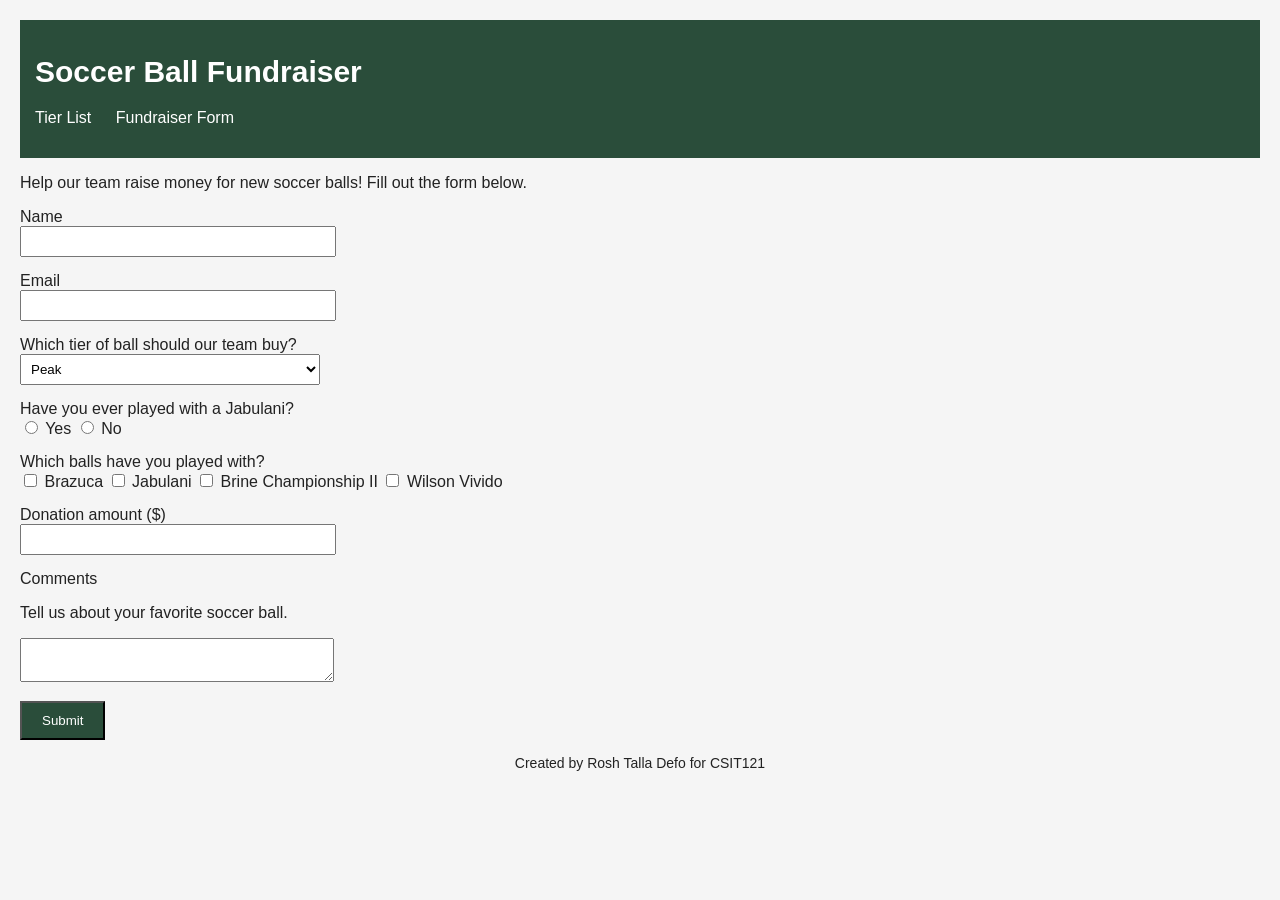
<file: Labs/lab07/contact.html>
<!DOCTYPE html>
<html lang="en">
    <head>
        <meta charset="UTF-8">
        <meta name="viewport" content="width=device-width, initial-scale=1.0">
        <title>Soccer Ball Fundraiser</title>
        <link rel="stylesheet" href="style.css">
    </head>
    <body>
        <header>
            <h1>Soccer Ball Fundraiser</h1>
            <nav>
                <ul>
                    <li><a href="tierlist.html">Tier List</a></li>
                    <li><a href="contact.html">Fundraiser Form</a></li>
                </ul>
            </nav>
        </header>
        <main>
            <p>Help our team raise money for new soccer balls! Fill out the form below.</p>

            <form method="post" aria-label="Soccer Ball Fundraiser Form">
                <div>
                    <label for="name">Name</label>
                    <input type="text" id="name" name="name" required aria-required="true">
                </div>

                <div>
                    <label for="email">Email</label>
                    <input type="email" id="email" name="email" required aria-required="true">
                </div>

                <div>
                    <label for="tier">Which tier of ball should our team buy?</label>
                    <select id="tier" name="tier">
                        <option value="peak">Peak</option>
                        <option value="elite">Elite</option>
                        <option value="mid">Mid</option>
                        <option value="garbage">Garbage</option>
                        <option value="diabolical">Diabolical</option>
                    </select>
                </div>

                <div>
                    <fieldset>
                        <legend>Have you ever played with a Jabulani?</legend>
                        <input type="radio" id="jabulani-yes" name="jabulani" value="yes">
                        <label class="inline-label" for="jabulani-yes">Yes</label>
                        <input type="radio" id="jabulani-no" name="jabulani" value="no">
                        <label class="inline-label" for="jabulani-no">No</label>
                    </fieldset>
                </div>

                <div>
                    <fieldset>
                        <legend>Which balls have you played with?</legend>
                        <input type="checkbox" id="played-brazuca" name="played" value="brazuca">
                        <label class="inline-label" for="played-brazuca">Brazuca</label>
                        <input type="checkbox" id="played-jabulani" name="played" value="jabulani">
                        <label class="inline-label" for="played-jabulani">Jabulani</label>
                        <input type="checkbox" id="played-brine" name="played" value="brine">
                        <label class="inline-label" for="played-brine">Brine Championship II</label>
                        <input type="checkbox" id="played-vivido" name="played" value="vivido">
                        <label class="inline-label" for="played-vivido">Wilson Vivido</label>
                    </fieldset>
                </div>

                <div>
                    <label for="donation">Donation amount ($)</label>
                    <input type="number" id="donation" name="donation" min="1">
                </div>

                <div>
                    <label for="comments">Comments</label>
                    <p id="comments-hint">Tell us about your favorite soccer ball.</p>
                    <textarea id="comments" name="comments" maxlength="500" aria-describedby="comments-hint"></textarea>
                </div>

                <div>
                    <button type="submit">Submit</button>
                </div>
            </form>
        </main>
        <footer>
            <p>Created by Rosh Talla Defo for CSIT121</p>
        </footer>
    </body>
</html>
</file>
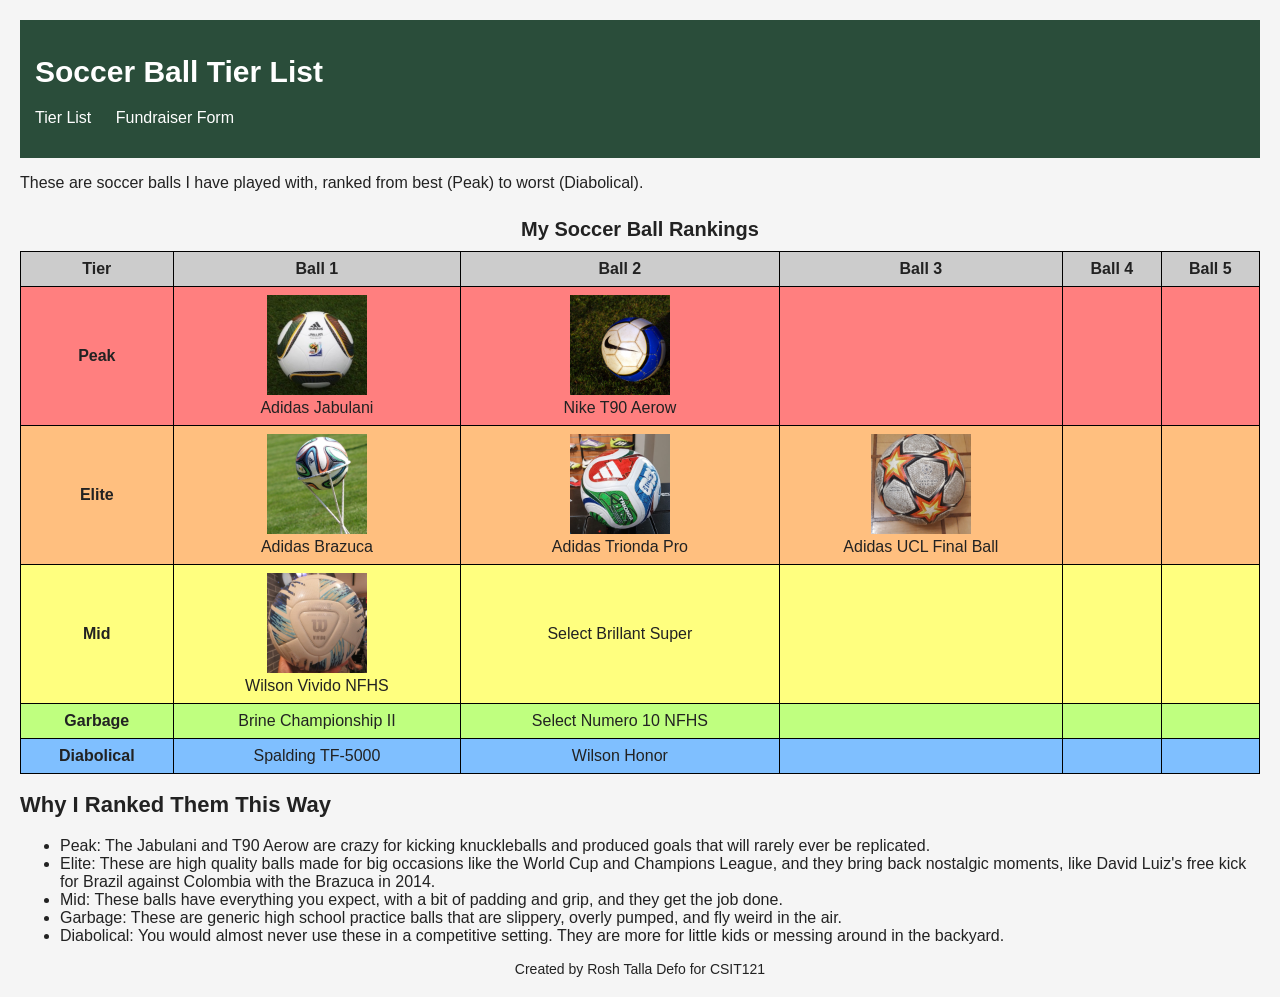
<file: Labs/lab07/tierlist.html>
<!DOCTYPE html>
<html lang="en">
    <head>
        <meta charset="UTF-8">
        <meta name="viewport" content="width=device-width, initial-scale=1.0">
        <title>Soccer Ball Tier List</title>
        <link rel="stylesheet" href="style.css">
    </head>
    <body>
        <header>
            <h1>Soccer Ball Tier List</h1>
            <nav>
                <ul>
                    <li><a href="tierlist.html">Tier List</a></li>
                    <li><a href="contact.html">Fundraiser Form</a></li>
                </ul>
            </nav>
        </header>
        <main>
            <p>These are soccer balls I have played with, ranked from best (Peak) to worst (Diabolical).</p>

            <table role="table" aria-label="Soccer ball tier list">
                <caption>My Soccer Ball Rankings</caption>
                <thead>
                    <tr>
                        <th scope="col">Tier</th>
                        <th scope="col">Ball 1</th>
                        <th scope="col">Ball 2</th>
                        <th scope="col">Ball 3</th>
                        <th scope="col">Ball 4</th>
                        <th scope="col">Ball 5</th>
                    </tr>
                </thead>
                <tbody>
                    <tr class="peak">
                        <th scope="row">Peak</th>
                        <td>
                            <img src="images/jabulani.png" alt="Adidas Jabulani 2010 World Cup soccer ball" width="100"><br>
                            Adidas Jabulani
                        </td>
                        <td>
                            <img src="images/t90-aerow.png" alt="Nike T90 Aerow soccer ball" width="100"><br>
                            Nike T90 Aerow
                        </td>
                        <td></td>
                        <td></td>
                        <td></td>
                    </tr>
                    <tr class="elite">
                        <th scope="row">Elite</th>
                        <td>
                            <img src="images/brazuca.png" alt="Adidas Brazuca 2014 World Cup soccer ball" width="100"><br>
                            Adidas Brazuca
                        </td>
                        <td>
                            <img src="images/trionda.png" alt="Adidas Trionda Pro 2026 World Cup soccer ball" width="100"><br>
                            Adidas Trionda Pro
                        </td>
                        <td>
                            <img src="images/ucl-ball.png" alt="Adidas UEFA Champions League soccer ball" width="100"><br>
                            Adidas UCL Final Ball
                        </td>
                        <td></td>
                        <td></td>
                    </tr>
                    <tr class="mid">
                        <th scope="row">Mid</th>
                        <td>
                            <img src="images/vivido.png" alt="Wilson Vivido NFHS soccer ball" width="100"><br>
                            Wilson Vivido NFHS
                        </td>
                        <td>Select Brillant Super</td>
                        <td></td>
                        <td></td>
                        <td></td>
                    </tr>
                    <tr class="garbage">
                        <th scope="row">Garbage</th>
                        <td>Brine Championship II</td>
                        <td>Select Numero 10 NFHS</td>
                        <td></td>
                        <td></td>
                        <td></td>
                    </tr>
                    <tr class="diabolical">
                        <th scope="row">Diabolical</th>
                        <td>Spalding TF-5000</td>
                        <td>Wilson Honor</td>
                        <td></td>
                        <td></td>
                        <td></td>
                    </tr>
                </tbody>
            </table>

            <h2>Why I Ranked Them This Way</h2>
            <ul>
                <li>Peak: The Jabulani and T90 Aerow are crazy for kicking knuckleballs and produced goals that will rarely ever be replicated.</li>
                <li>Elite: These are high quality balls made for big occasions like the World Cup and Champions League, and they bring back nostalgic moments, like David Luiz's free kick for Brazil against Colombia with the Brazuca in 2014.</li>
                <li>Mid: These balls have everything you expect, with a bit of padding and grip, and they get the job done.</li>
                <li>Garbage: These are generic high school practice balls that are slippery, overly pumped, and fly weird in the air.</li>
                <li>Diabolical: You would almost never use these in a competitive setting. They are more for little kids or messing around in the backyard.</li>
            </ul>
        </main>
        <footer>
            <p>Created by Rosh Talla Defo for CSIT121</p>
        </footer>
    </body>
</html>
</file>
<file: Labs/lab03/style.css>
body {
    background-color: #f5f5f5;
    color: #222222;
    font-family: Arial, Helvetica, sans-serif;
    margin: 20px;
    padding: 20px;
}

h1, h2 {
    font-family: Georgia, "Times New Roman", serif;
    text-align: center;
}

h3 {
    font-family: Georgia, "Times New Roman", serif;
}

p {
    font-size: 16px;
    margin-bottom: 15px;
}

a {
    color: #0b5fa5;
    background-color: transparent;
}

a:hover {
    color: #c0392b;
    background-color: transparent;
}

#lab3-post {
    background-color: #ffffff;
    padding: 20px;
}

.byline {
    font-size: 14px;
    text-align: center;
}
</file>
<file: Labs/lab04/style.css>
/* Lab 04 - Favorite Soccer Players image showcase */

body {
    background-color: #2a7246;
    background-image: url("images/pitch.svg");
    background-repeat: repeat;
    color: #222222;
    font-family: Arial, Helvetica, sans-serif;
    font-size: 16px;
    line-height: 1.6;
    margin: 0;
    padding: 20px;
}

header, main, footer {
    background-color: #ffffff;
    margin: 0 auto 20px auto;
    max-width: 900px;
    padding: 20px;
}

h1, h2, h3 {
    font-family: Georgia, "Times New Roman", serif;
    line-height: 1.3;
}

h1 {
    font-size: 32px;
    margin-top: 0;
}

h2 {
    font-size: 24px;
    border-bottom: 2px solid #2a7246;
    padding-bottom: 5px;
}

h3 {
    font-size: 19px;
}

p {
    margin-bottom: 15px;
}

a {
    color: #0b5fa5;
}

a:hover {
    color: #c0392b;
}

/* Navigation shared by every page */

nav ul {
    list-style-type: none;
    margin: 0;
    padding: 0;
}

nav li {
    display: inline-block;
    margin-right: 10px;
}

nav a {
    display: inline-block;
    padding: 8px 12px;
    background-color: #eef3ee;
    text-decoration: none;
}

nav a:hover {
    background-color: #2a7246;
    color: #ffffff;
}

nav a.current {
    background-color: #2a7246;
    color: #ffffff;
}

/* Format facts table */

table {
    border-collapse: collapse;
    margin-bottom: 15px;
    width: 100%;
}

caption {
    text-align: left;
    font-weight: bold;
    padding-bottom: 8px;
}

th, td {
    border: 1px solid #cccccc;
    padding: 8px;
    text-align: left;
}

th {
    background-color: #eef3ee;
    width: 35%;
}

/* Images and captions */

figure {
    margin: 0 0 20px 0;
}

figure img {
    display: block;
    max-width: 100%;
    height: auto;
}

figcaption {
    font-size: 14px;
    color: #444444;
    padding-top: 8px;
}

.tagline {
    font-size: 18px;
    color: #444444;
}

.format-tag {
    font-family: "Courier New", Courier, monospace;
    background-color: #eef3ee;
    padding: 2px 6px;
}

footer p {
    font-size: 14px;
    margin: 0;
    text-align: center;
}
</file>
<file: Labs/lab06/style.css>
/* Mobile Design */

body {
    background-color: #f5f5f5;
    color: #222222;
    font-family: Arial, Helvetica, sans-serif;
    margin: 20px;
    padding: 20px;
}

h1, h2 {
    font-family: Georgia, "Times New Roman", serif;
    text-align: center;
}

h3 {
    font-family: Georgia, "Times New Roman", serif;
}

p {
    font-size: 16px;
    margin-bottom: 15px;
}

a {
    color: #0b5fa5;
    background-color: transparent;
}

a:hover {
    color: #c0392b;
    background-color: transparent;
}

.byline {
    font-size: 14px;
    text-align: center;
}

img {
    max-width: 100%;
    height: auto;
}

/* Navigation */

nav ul {
    list-style-type: none;
    padding-left: 0;
}

nav li {
    margin-bottom: 10px;
}

nav a {
    display: block;
    background-color: #ffffff;
    border: 1px solid #dddddd;
    padding: 10px;
    text-align: center;
    text-decoration: none;
}

nav a:hover {
    background-color: #0b5fa5;
    color: #ffffff;
}

/* Flexbox layout based on CSIT121 Ch. 20 Layout and Responsiveness notes */

main {
    display: flex;
    flex-direction: column;
    gap: 20px;
}

article {
    background-color: #ffffff;
    border: 1px solid #dddddd;
    padding: 20px;
}

/* Media query and mobile-first approach based on CSIT121 Ch. 21 Media Query Notes */

/* Desktop Design Changes */

@media (min-width: 900px) {
    p {
        font-size: 17px;
    }

    nav ul {
        display: flex;
        justify-content: space-around;
    }

    nav li {
        margin-bottom: 0;
    }

    nav a {
        padding: 10px 25px;
    }

    main {
        flex-direction: row;
    }

    article {
        flex: 1;
    }
}
</file>
<file: Labs/lab07/style.css>
/* Table and form structure based on CSIT121 Ch. 24 Table and Forms Notes. Table border styling based on W3Schools HTML Table Styling. */

/* Page Basics */

body {
    background-color: #f5f5f5;
    color: #222222;
    font-family: Arial, sans-serif;
    margin: 20px;
}

header {
    background-color: #2a4d3a;
    color: #ffffff;
    padding: 15px;
}

h1 {
    font-size: 30px;
}

h2 {
    font-size: 22px;
}

/* Navigation */

nav ul {
    list-style-type: none;
    padding-left: 0;
}

nav li {
    display: inline;
    margin-right: 20px;
}

nav a {
    color: #ffffff;
    text-decoration: none;
}

nav a:hover {
    color: #ffd966;
}

/* Tier List Table */

table {
    border-collapse: collapse;
    width: 100%;
}

caption {
    font-weight: bold;
    font-size: 20px;
    padding: 10px;
}

th, td {
    border: 1px solid black;
    padding: 8px;
    text-align: center;
}

thead th {
    background-color: #cccccc;
}

.peak {
    background-color: #ff7f7f;
}

.elite {
    background-color: #ffbf7f;
}

.mid {
    background-color: #ffff7f;
}

.garbage {
    background-color: #bfff7f;
}

.diabolical {
    background-color: #7fbfff;
}

/* Form */

form div {
    margin-bottom: 15px;
}

fieldset {
    border: none;
    margin: 0;
    padding: 0;
}

legend {
    padding: 0;
}

label {
    display: block;
}

.inline-label {
    display: inline;
}

input[type="text"],
input[type="email"],
input[type="number"],
select,
textarea {
    width: 300px;
    padding: 6px;
}

button {
    background-color: #2a4d3a;
    color: #ffffff;
    padding: 10px 20px;
}

/* Footer */

footer {
    text-align: center;
    font-size: 14px;
}
</file>
